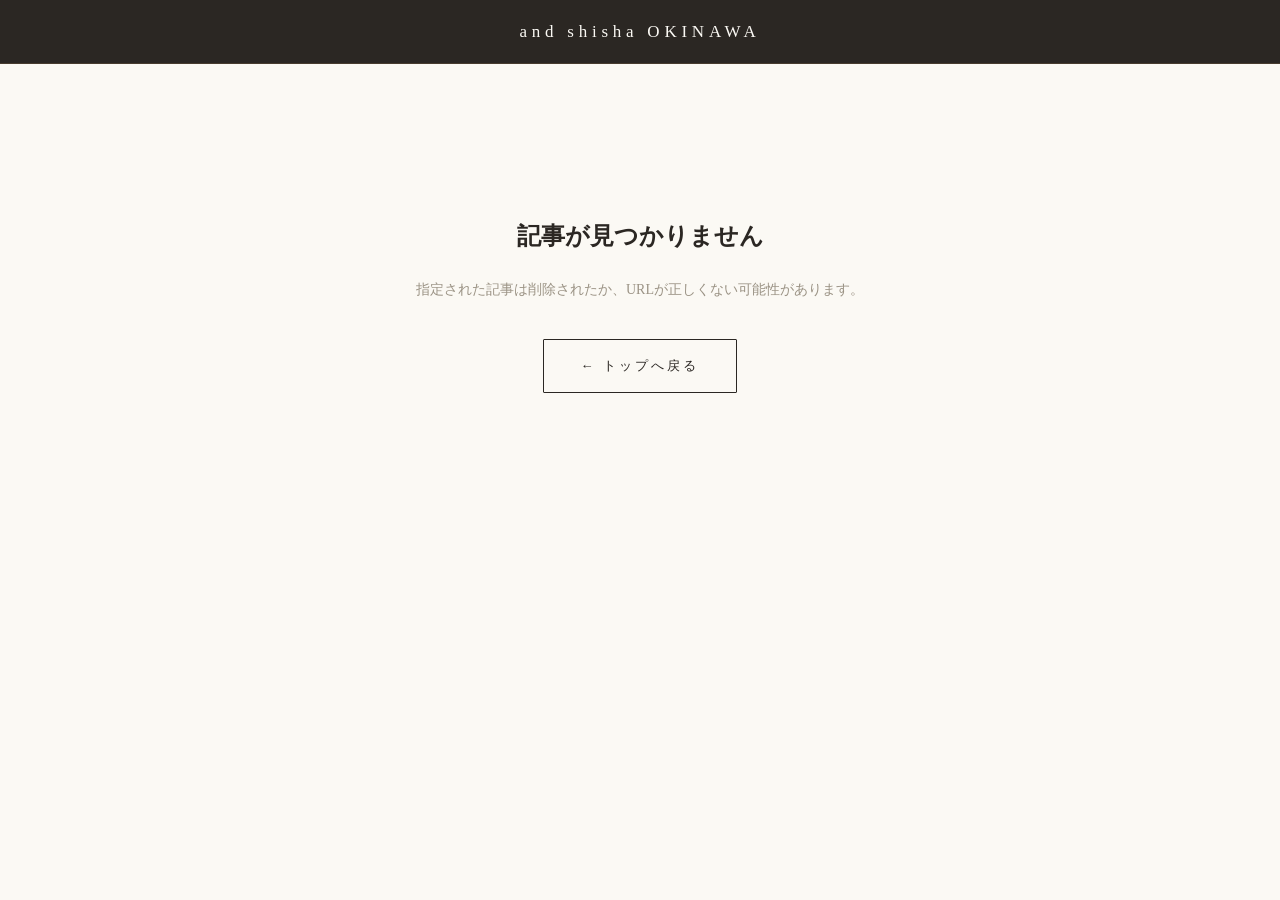
<file: blog/index.html>
<!DOCTYPE html>
<html lang="ja">
<head>
<meta charset="UTF-8">
<meta name="viewport" content="width=device-width,initial-scale=1,viewport-fit=cover">
<meta name="theme-color" content="#2B2723">
<title>and shisha OKINAWA ブログ</title>
<meta name="description" content="and shisha OKINAWA からのお知らせ・最新情報">
<meta http-equiv="content-language" content="ja">

<meta property="og:type" content="article">
<meta property="og:site_name" content="and shisha OKINAWA">
<meta property="og:locale" content="ja_JP">
<meta property="og:image" content="https://and-shisha-okinawa.search-mania.net/ogp.svg">
<meta name="twitter:card" content="summary_large_image">

<link rel="icon" type="image/svg+xml" href="/favicon.svg">

<style>
*{margin:0;padding:0;box-sizing:border-box}
body{
  background:#FBF9F4;
  color:#2B2723;
  font-family:'Zen Kaku Gothic New','Hiragino Sans',sans-serif;
  line-height:1.85;
  -webkit-font-smoothing:antialiased;
  -moz-osx-font-smoothing:grayscale;
}
header{
  background:#2B2723;
  padding:16px 20px;
  text-align:center;
  border-bottom:1px solid rgba(160,126,85,.25);
  position:sticky;top:0;z-index:10;
}
header a{
  color:#FBF9F4;
  text-decoration:none;
  font-size:17px;
  letter-spacing:.28em;
  font-family:'Cormorant Garamond','Noto Serif JP',serif;
  font-weight:500;
}
.wrap{max-width:720px;margin:60px auto;padding:0 24px 80px}
.loading{text-align:center;padding:120px 0;color:#9B9385;font-size:13px;letter-spacing:.2em}
.loading::after{content:'読 み 込 み 中 …';display:block;animation:fade 1.4s ease-in-out infinite}
@keyframes fade{0%,100%{opacity:.4}50%{opacity:1}}

.card{background:#fff;border-radius:4px;overflow:hidden;box-shadow:0 6px 28px rgba(110,102,90,.1)}
.card img{width:100%;display:block;max-height:480px;object-fit:cover}
.card-body{padding:36px 38px 44px}
.card .date{font-size:11px;color:#9B9385;letter-spacing:.24em;font-family:'Cormorant Garamond','Noto Serif JP',serif;display:block}
.card h1{margin:14px 0 28px;font-size:22px;line-height:1.7;font-weight:600;font-family:'Shippori Mincho','Noto Serif JP',serif;color:#2B2723;letter-spacing:.04em}
.card .text{font-size:15px;line-height:2.05;white-space:pre-wrap;color:#6E665A;word-break:break-word}

.back-wrap{margin-top:52px;text-align:center}
.back-btn{display:inline-block;padding:14px 36px;border:1.5px solid #2B2723;color:#2B2723;text-decoration:none;border-radius:1px;font-size:13px;letter-spacing:.24em;font-family:'Shippori Mincho','Noto Serif JP',serif;transition:all .35s ease}
.back-btn:hover{background:#2B2723;color:#FBF9F4}

.not-found{text-align:center;padding:90px 24px;font-family:'Shippori Mincho','Noto Serif JP',serif}
.not-found h1{font-size:24px;margin-bottom:18px;color:#2B2723}
.not-found p{font-size:14px;color:#9B9385;margin-bottom:36px;line-height:1.9}

.produced-by{text-align:center;margin-top:64px;font-size:10px;letter-spacing:.28em;color:rgba(43,39,35,.4);text-transform:uppercase;font-family:'Cormorant Garamond','Noto Serif JP',serif}
.produced-by a{color:rgba(43,39,35,.6);text-decoration:none;transition:color .3s ease}
.produced-by a:hover{color:#A07E55}

@media (max-width:600px){
  .wrap{margin:30px auto;padding:0 16px 60px}
  .card-body{padding:26px 22px 32px}
  .card h1{font-size:19px;margin:12px 0 22px}
  .card .text{font-size:14.5px;line-height:1.95}
  header a{font-size:14px;letter-spacing:.22em}
  .back-btn{padding:13px 28px;font-size:12px}
}
</style>
</head>
<body>

<header><a href="https://and-shisha-okinawa.search-mania.net/">and shisha OKINAWA</a></header>

<div class="wrap" id="root">
  <div class="loading"></div>
</div>

<script>
const GAS_URL    = 'https://script.google.com/macros/s/AKfycbx7JVoVDRnsKPztSsSTnlbIasHlcuzYmIzpmarVzYP5mO_b09wwp5MzW2jeQEE5zMzHiQ/exec';
const SITE_URL   = 'https://and-shisha-okinawa.search-mania.net';
const STORE_NAME = 'and shisha OKINAWA';

function esc(s) {
  return String(s || '')
    .replace(/&/g, '&amp;').replace(/</g, '&lt;')
    .replace(/>/g, '&gt;').replace(/"/g, '&quot;');
}
function fmtDate(s) {
  if (!s) return '';
  const m = String(s).match(/^(\d{4})-(\d{2})-(\d{2})/);
  return m ? m[1] + '.' + m[2] + '.' + m[3] : String(s);
}
function driveImg(url) {
  if (!url) return '';
  const s = String(url).trim();
  const m1 = s.match(/\/d\/([a-zA-Z0-9_-]+)/);
  if (m1) return 'https://drive.google.com/thumbnail?id=' + m1[1] + '&sz=w1200';
  const m2 = s.match(/lh3\.googleusercontent\.com\/d\/([a-zA-Z0-9_-]+)/);
  if (m2) return 'https://lh3.googleusercontent.com/d/' + m2[1] + '=w1200';
  if (s.indexOf('drive.google.com/thumbnail') !== -1) {
    return s.replace(/([?&]sz=)[^&]*/, '$1w1200');
  }
  return s;
}
function getSlug() {
  const params = new URLSearchParams(location.search);
  if (params.get('post')) return params.get('post');
  const m = location.pathname.match(/\/blog\/([^\/]+)\/?$/);
  return m ? m[1] : '';
}
function getN() {
  const params = new URLSearchParams(location.search);
  const n = params.get('n');
  return (n !== null && n !== '') ? parseInt(n, 10) : -1;
}
function findBySlug(items, slug, n) {
  if (!Array.isArray(items)) return null;
  if (n >= 0 && n < items.length && items[n]) return items[n];
  if (!slug) return null;
  return items.find(function(b) {
    if (!b) return false;
    if (b.url && (
      b.url.indexOf('/blog/' + slug + '/') !== -1 ||
      b.url.indexOf('/blog/' + slug) !== -1
    )) return true;
    if (b.date) {
      var d = String(b.date).replace(/[\/\.]/g, '-').replace(/[^0-9-]/g, '');
      if (d === slug) return true;
    }
    return false;
  }) || null;
}
function updateMeta(title, desc, imgUrl) {
  document.title = title + ' | ' + STORE_NAME;
  const m1 = document.querySelector('meta[name="description"]');
  if (m1) m1.setAttribute('content', desc);
  function upsertMeta(attrName, attrValue, contentValue) {
    let el = document.querySelector('meta[' + attrName + '="' + attrValue + '"]');
    if (!el) { el = document.createElement('meta'); el.setAttribute(attrName, attrValue); document.head.appendChild(el); }
    el.setAttribute('content', contentValue);
  }
  upsertMeta('property', 'og:title', title);
  upsertMeta('property', 'og:description', desc);
  upsertMeta('property', 'og:url', SITE_URL + location.pathname + location.search);
  upsertMeta('name', 'twitter:title', title);
  upsertMeta('name', 'twitter:description', desc);
  if (imgUrl) { upsertMeta('property', 'og:image', imgUrl); upsertMeta('name', 'twitter:image', imgUrl); }
  let canonical = document.querySelector('link[rel="canonical"]');
  if (!canonical) { canonical = document.createElement('link'); canonical.setAttribute('rel', 'canonical'); document.head.appendChild(canonical); }
  canonical.setAttribute('href', SITE_URL + location.pathname + location.search);
}
function render(item) {
  const root = document.getElementById('root');
  if (!item) {
    root.innerHTML =
      '<div class="not-found">' +
        '<h1>記事が見つかりません</h1>' +
        '<p>指定された記事は削除されたか、URLが正しくない可能性があります。</p>' +
        '<a class="back-btn" href="' + esc(SITE_URL) + '/">← トップへ戻る</a>' +
      '</div>';
    document.title = '記事が見つかりません | ' + STORE_NAME;
    return;
  }
  const imgUrl = driveImg(item.image);
  let title = (item.title || '').trim();
  if (!title && item.body) title = String(item.body).split(/[。\n]/)[0].trim();
  if (!title && item.date) title = fmtDate(item.date) + ' の投稿';
  const desc = (item.body || title).slice(0, 120);
  updateMeta(title, desc, imgUrl);
  (function() {
    var existing = document.getElementById('blog-jsonld');
    if (existing) existing.remove();
    var sd = document.createElement('script');
    sd.id = 'blog-jsonld';
    sd.type = 'application/ld+json';
    sd.textContent = JSON.stringify({
      '@context': 'https://schema.org', '@type': 'BlogPosting',
      'headline': title, 'description': desc, 'datePublished': item.date || '',
      'image': imgUrl || '', 'url': SITE_URL + location.pathname + location.search,
      'publisher': { '@type': 'Organization', 'name': STORE_NAME, 'url': SITE_URL }
    });
    document.head.appendChild(sd);
  })();
  root.innerHTML =
    '<article class="card">' +
      (imgUrl ? '<img src="' + esc(imgUrl) + '" alt="' + esc(title) + '" loading="eager">' : '') +
      '<div class="card-body">' +
        (item.date ? '<span class="date">' + esc(fmtDate(item.date)) + '</span>' : '') +
        '<h1>' + esc(title) + '</h1>' +
        '<p class="text">' + esc(item.body || '') + '</p>' +
      '</div>' +
    '</article>' +
    '<div class="back-wrap"><a class="back-btn" href="' + esc(SITE_URL) + '/">← トップへ戻る</a></div>' +
    '<div class="produced-by">Produced by <a href="https://search-mania.net/" target="_blank" rel="noopener noreferrer">SearchMania Inc.</a></div>';
}
(function init() {
  const slug = getSlug();
  const n    = getN();
  if (!slug && n < 0) { render(null); return; }
  fetch(GAS_URL + (GAS_URL.indexOf('?') >= 0 ? '&' : '?') + 'blog_all=1')
    .then(function(r) { return r.json(); })
    .then(function(data) { render(findBySlug(data && data.blog, slug, n)); })
    .catch(function(err) {
      console.warn('CMS fetch error:', err);
      fetch(GAS_URL)
        .then(function(r) { return r.json(); })
        .then(function(data) { render(findBySlug(data && data.blog, slug, n)); })
        .catch(function() { render(null); });
    });
})();
</script>
</body>
</html>
</file>
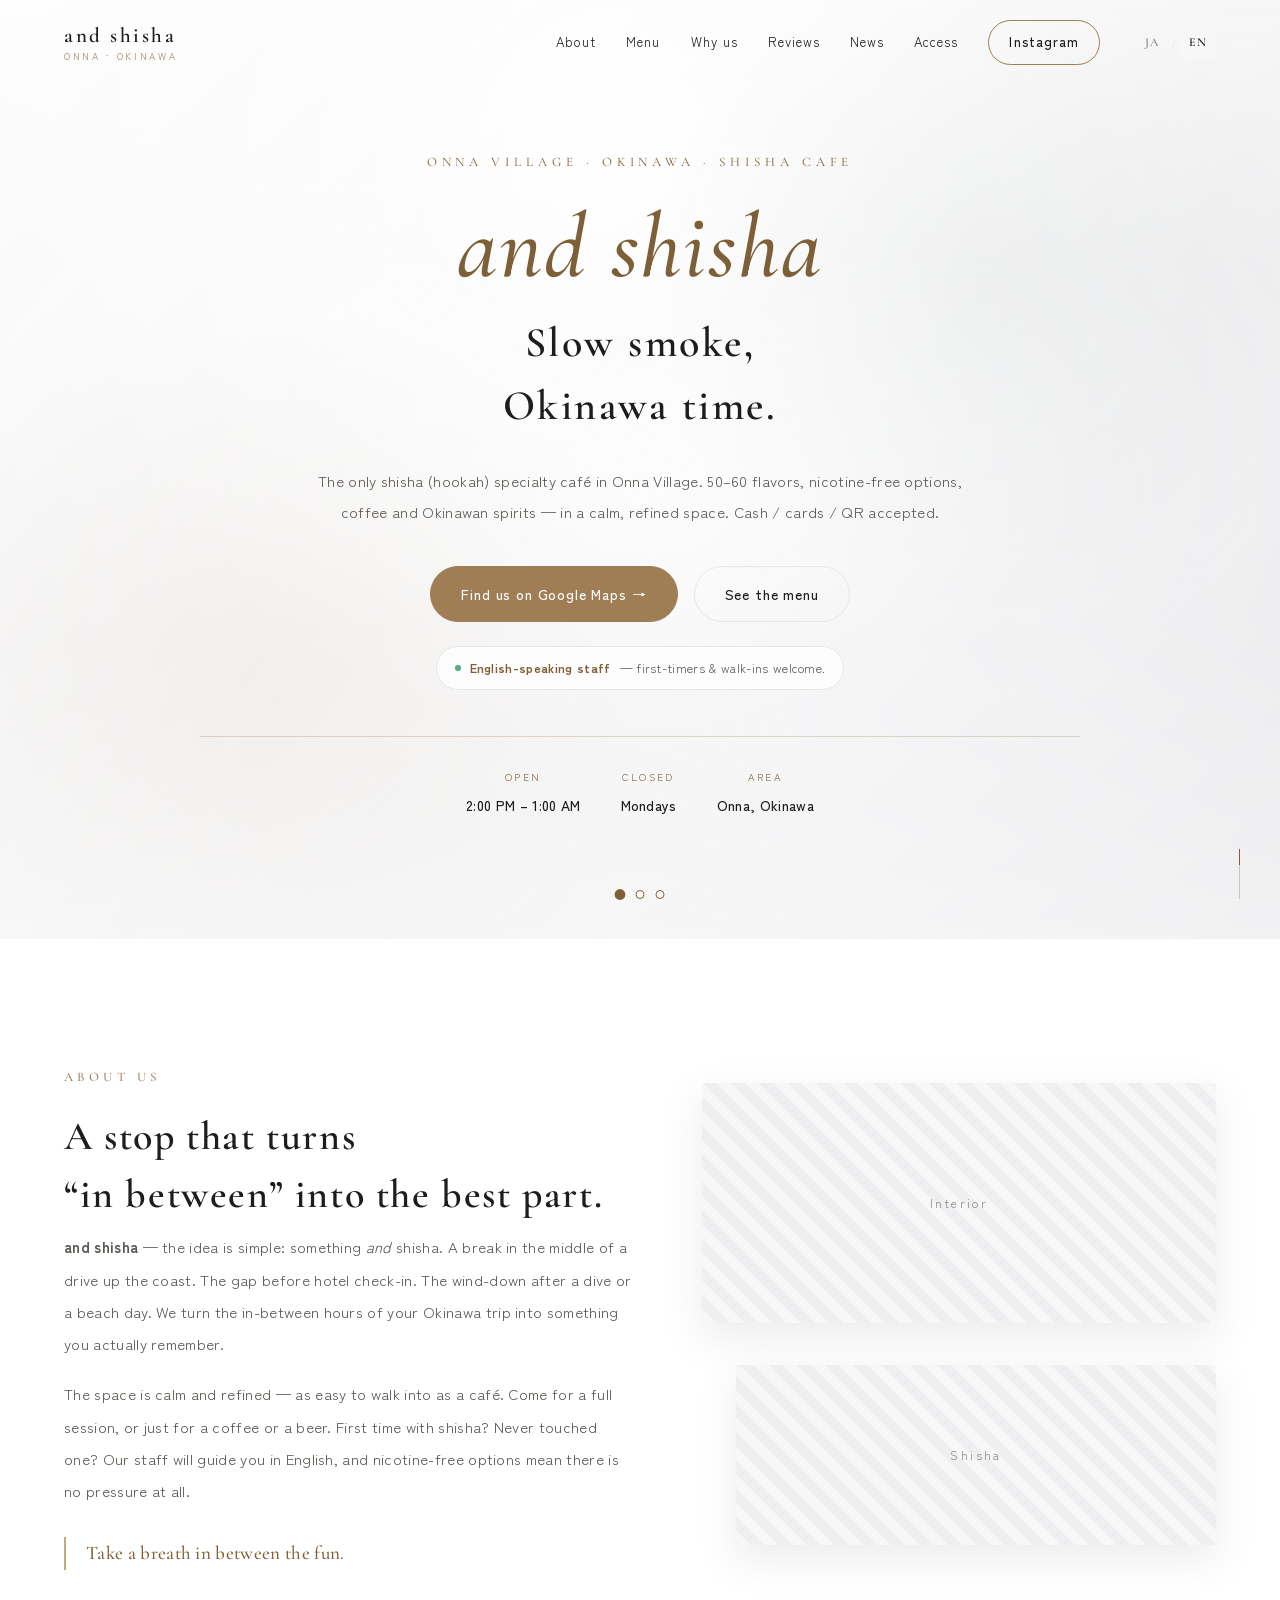
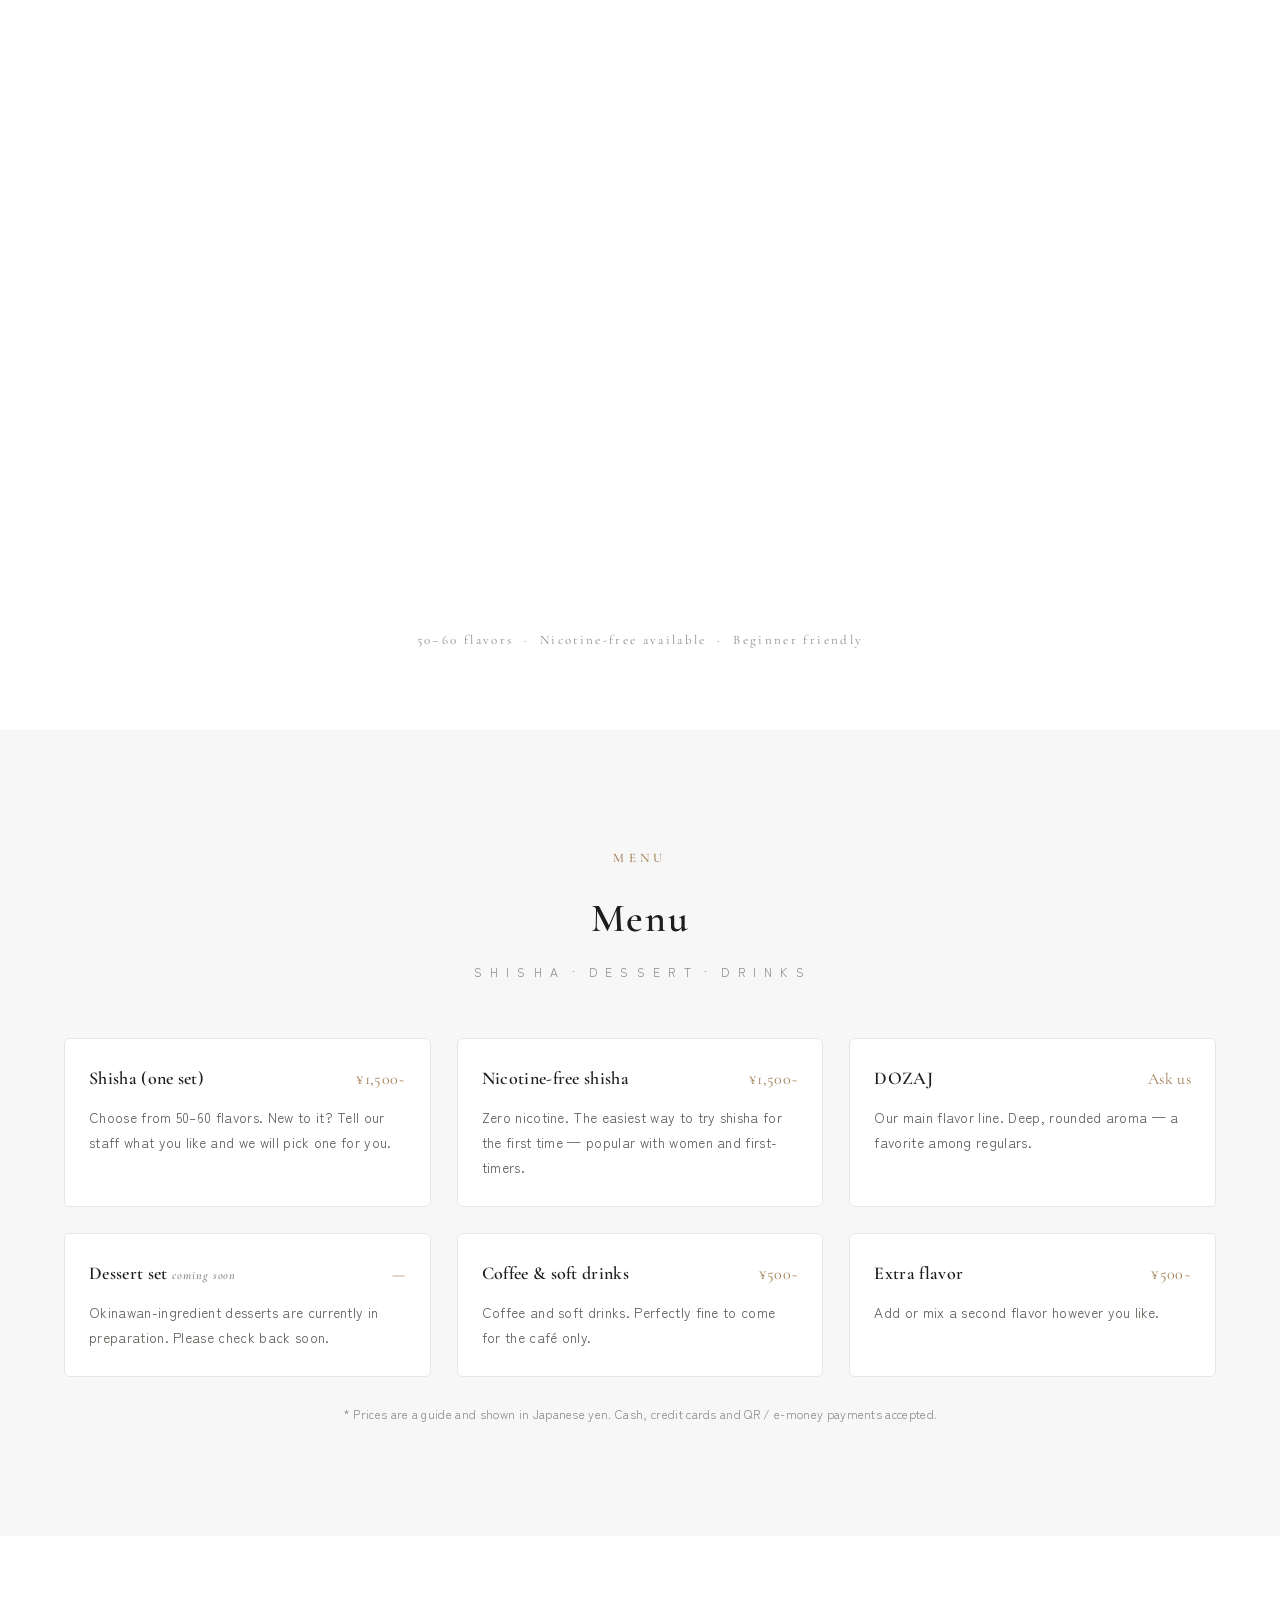
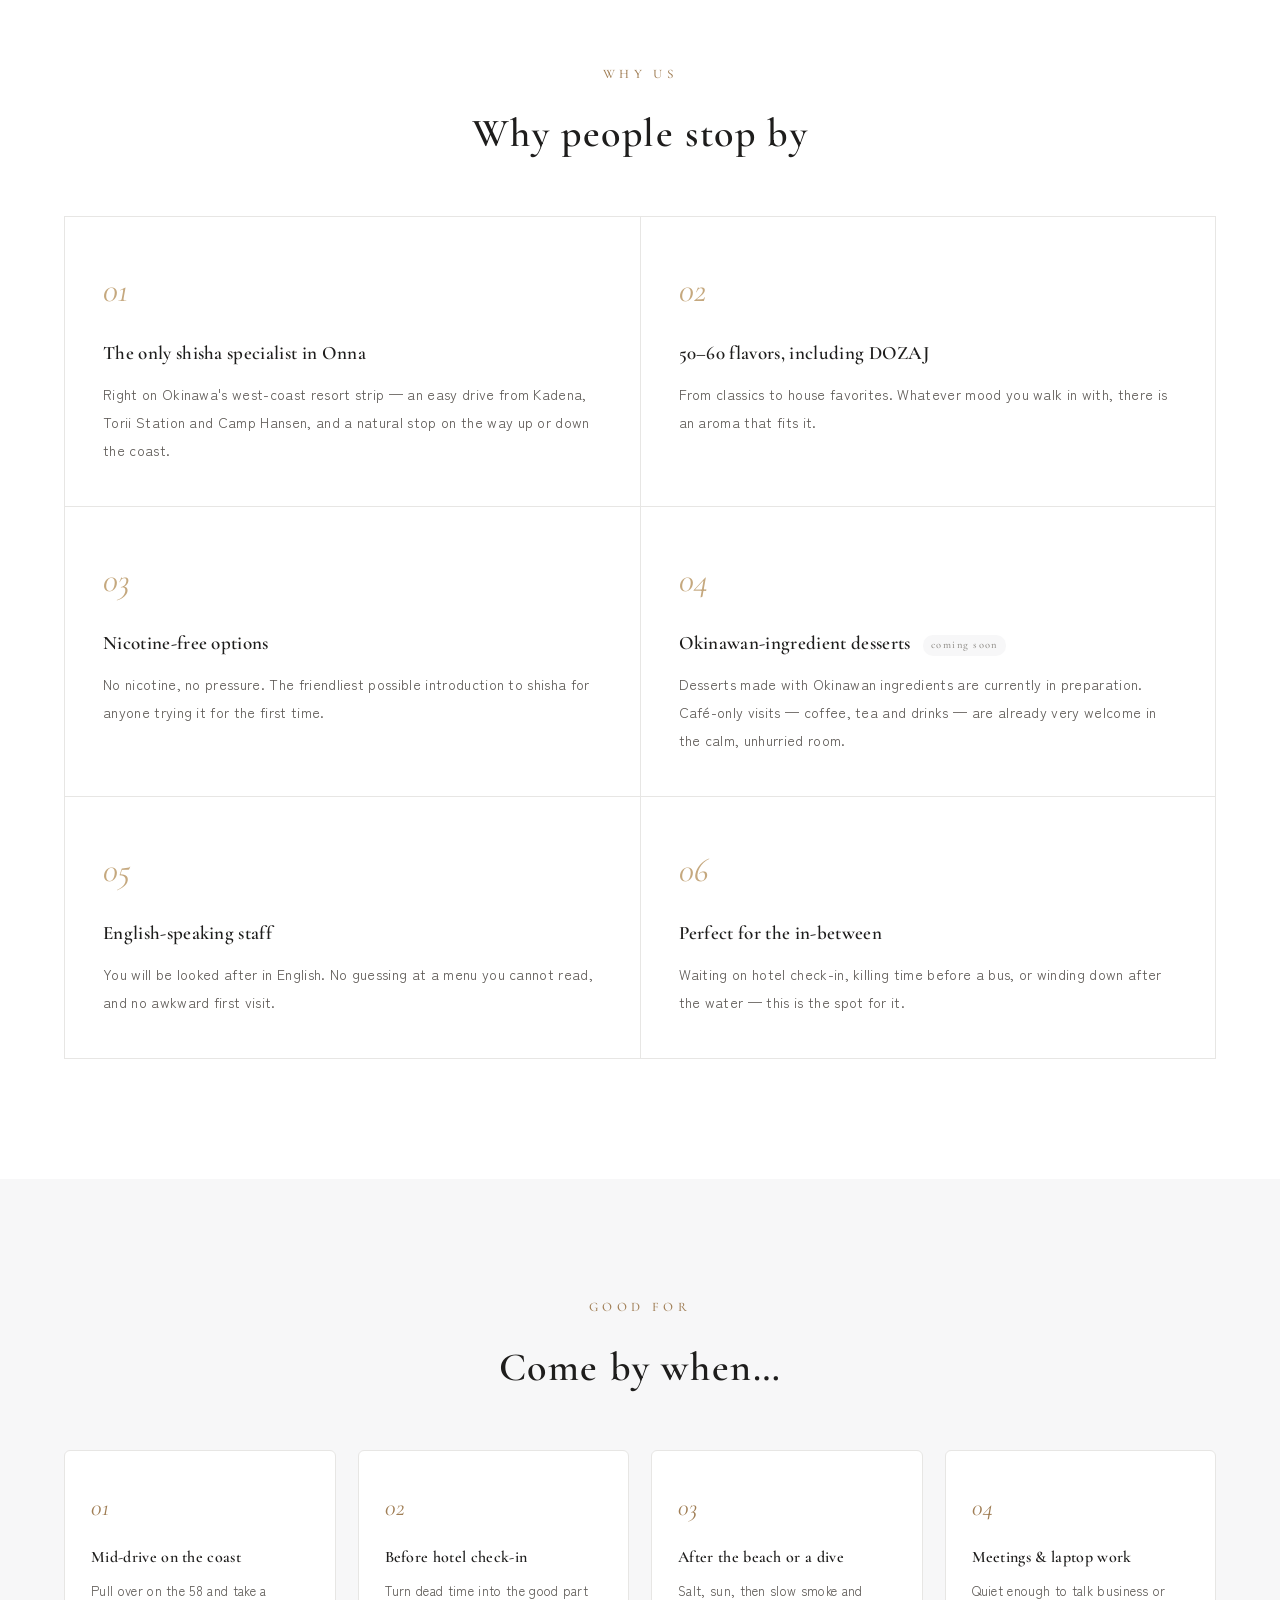
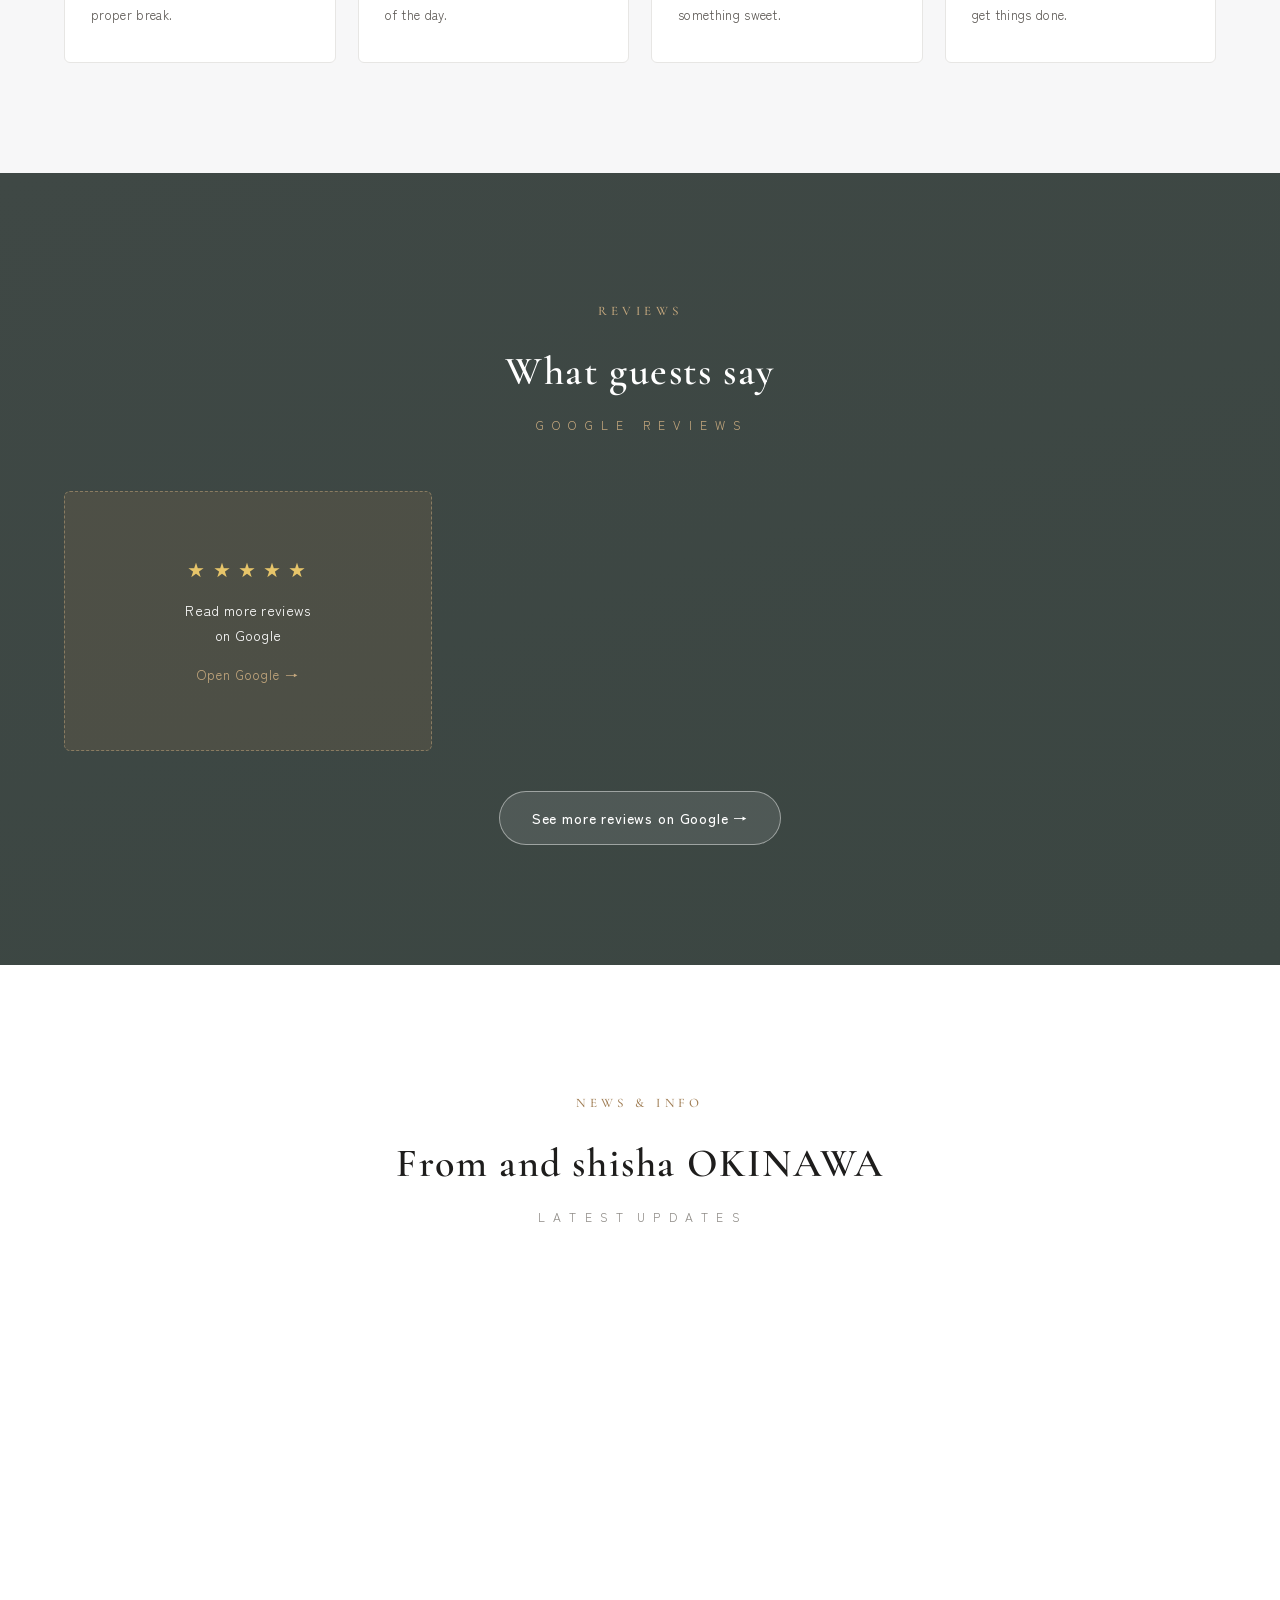
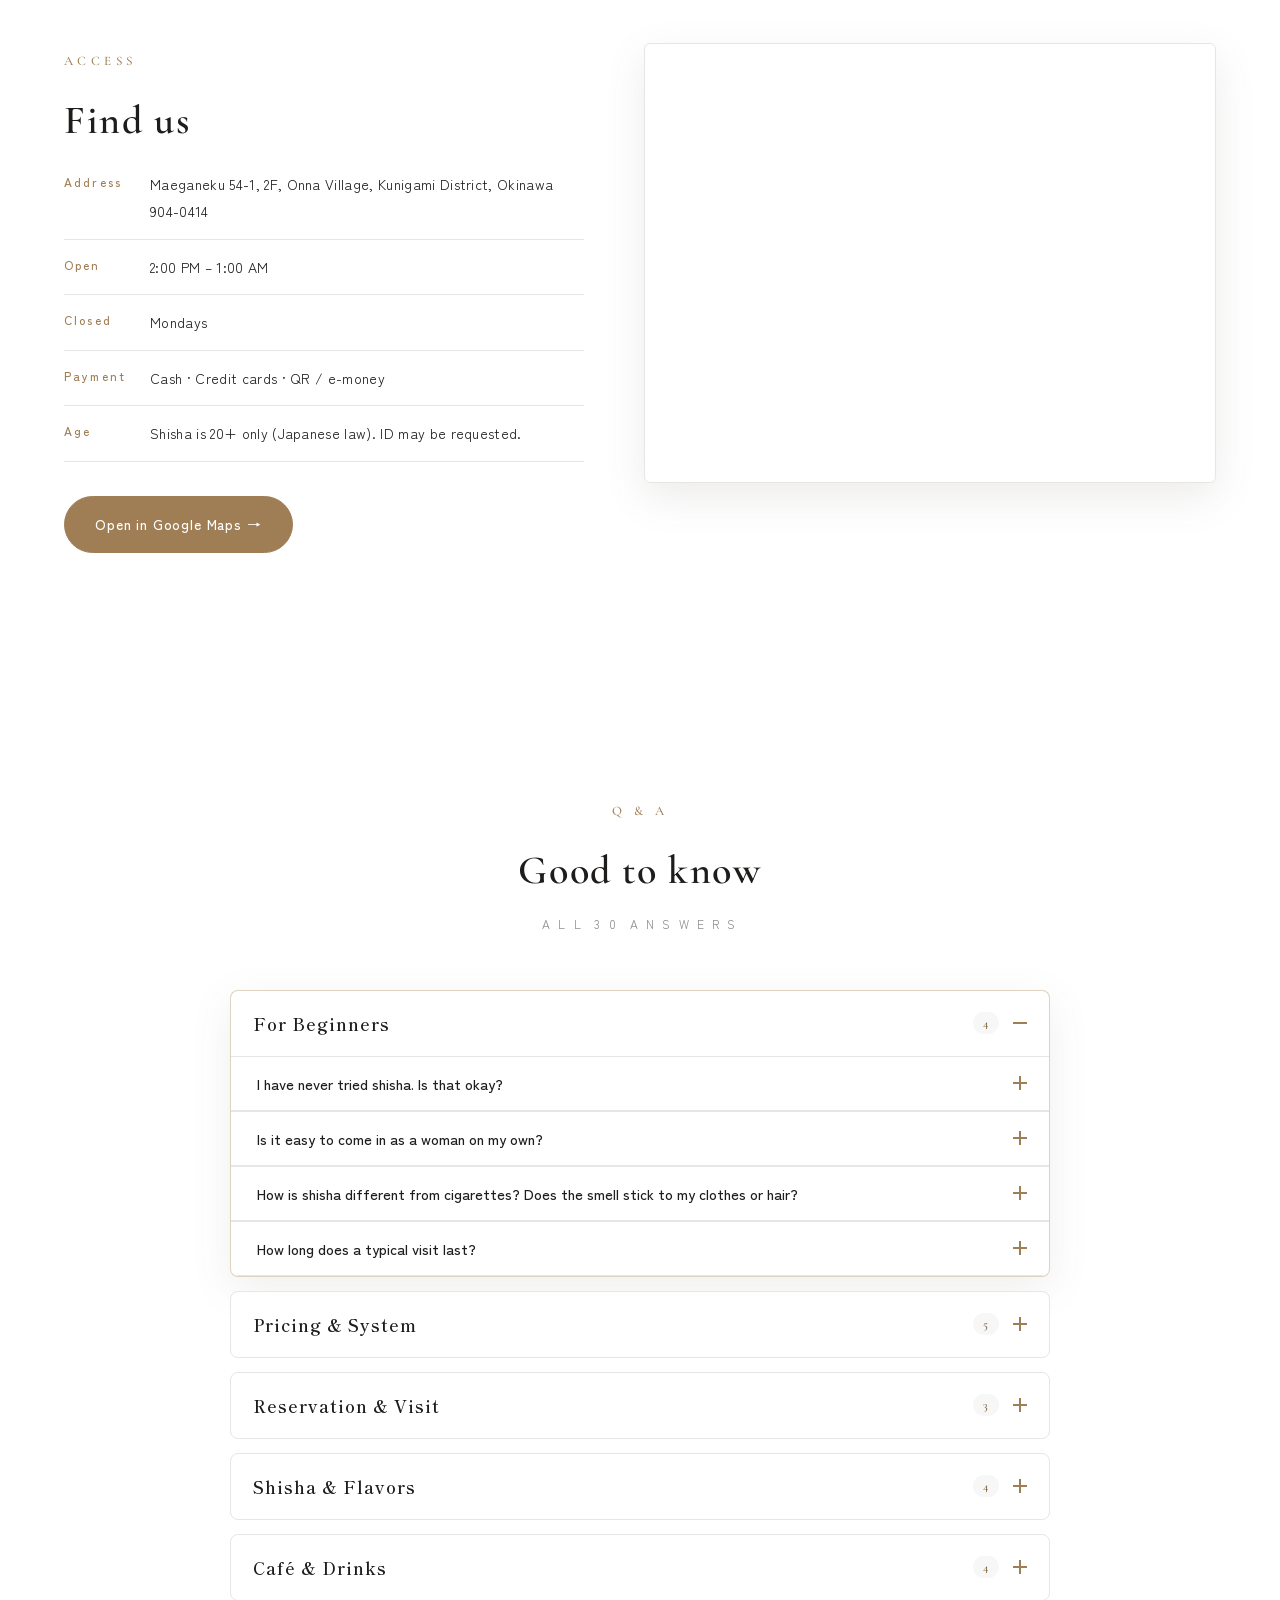
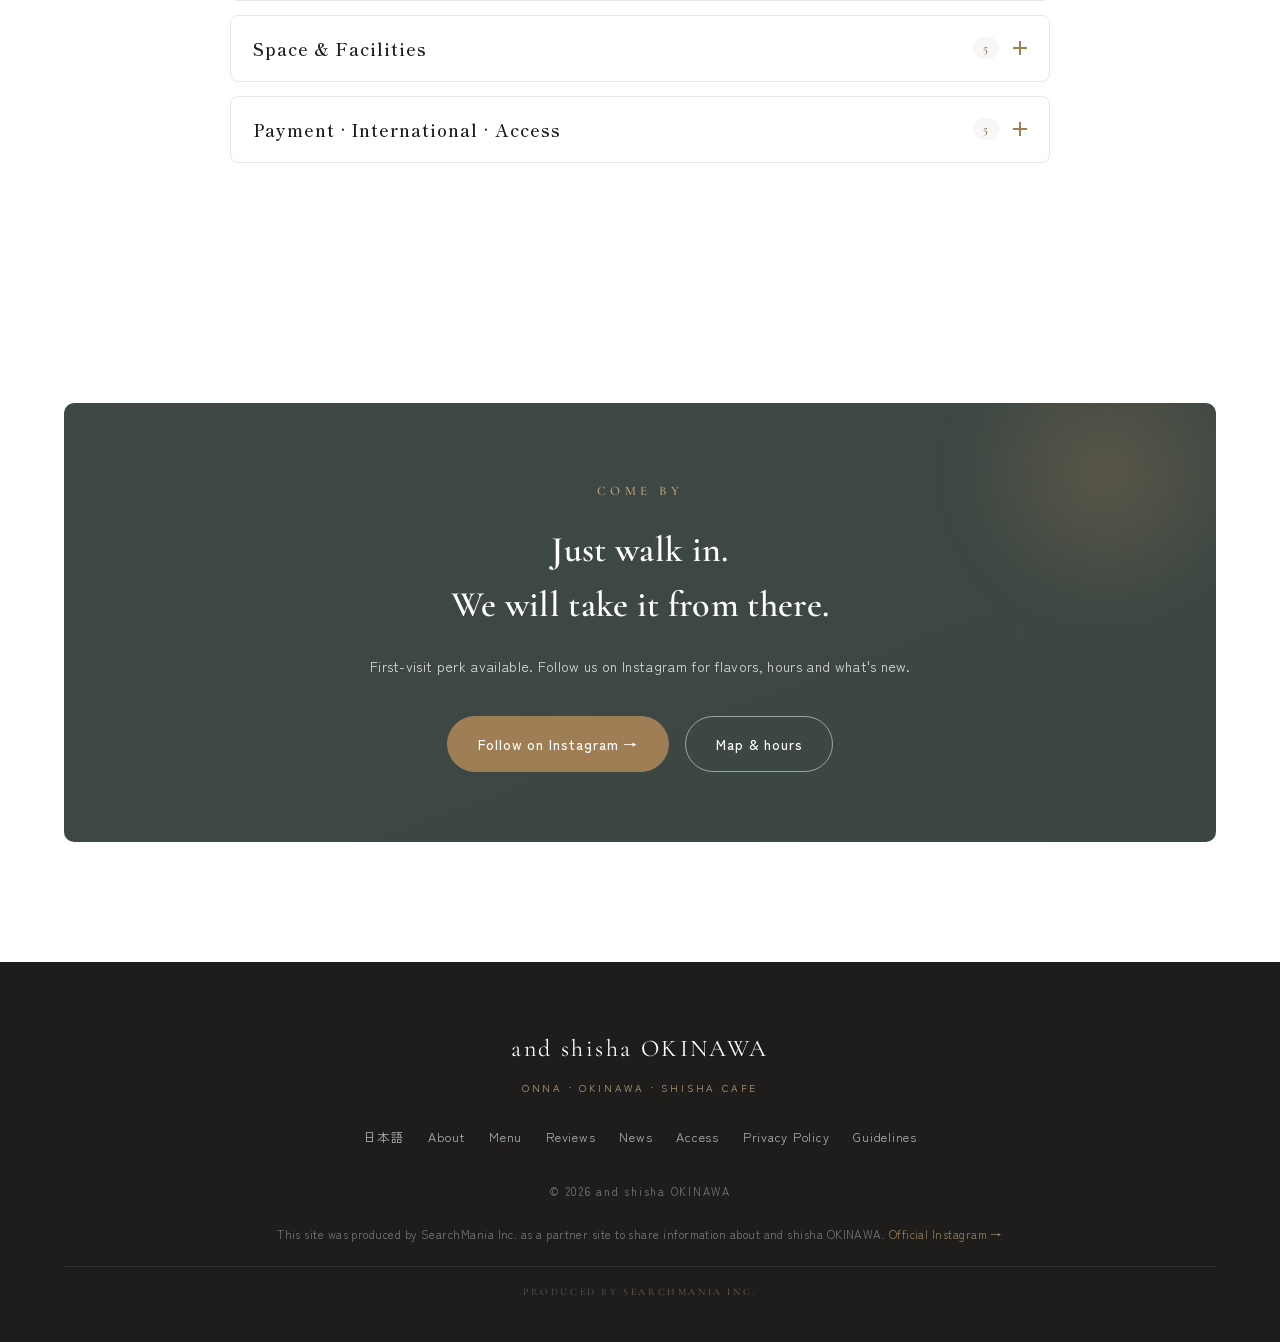
<file: en/index.html>
<!DOCTYPE html>
<html lang="en" class="is-loading">
<head>
<meta charset="UTF-8">
<meta name="viewport" content="width=device-width,initial-scale=1,viewport-fit=cover">
<title>Modern &amp; Casual Shisha (Hookah) Lounge in Onna, Okinawa | and shisha OKINAWA</title>
<meta name="description" content="Modern &amp; casual hookah (shisha) lounge in Onna Village, Okinawa. 50–60 shisha flavors including DOZAJ, nicotine-free options, coffee and Okinawan spirits. English-speaking staff, walk-ins welcome. Open 2 PM–1 AM (closed Mondays). Cash, credit cards and QR/e-money accepted.">
<meta name="keywords" content="shisha Okinawa,hookah Okinawa,hookah lounge Onna,shisha cafe Okinawa,nicotine free hookah,Okinawa things to do,hookah near Kadena,Okinawa nightlife">

<link rel="canonical" href="https://and-shisha-okinawa.search-mania.net/en/">
<link rel="alternate" hreflang="ja" href="https://and-shisha-okinawa.search-mania.net/">
<link rel="alternate" hreflang="en" href="https://and-shisha-okinawa.search-mania.net/en/">
<link rel="alternate" hreflang="x-default" href="https://and-shisha-okinawa.search-mania.net/">
<meta name="theme-color" content="#FFFFFF">

<meta property="og:type" content="website">
<meta property="og:title" content="and shisha OKINAWA — Modern &amp; Casual Hookah Lounge in Onna, Okinawa">
<meta property="og:description" content="Modern &amp; casual hookah (shisha) lounge in Onna Village. 50–60 flavors, nicotine-free options, English-speaking staff. Cash / cards / QR accepted.">
<meta property="og:image" content="https://and-shisha-okinawa.search-mania.net/ogp.svg">
<meta property="og:url" content="https://and-shisha-okinawa.search-mania.net/en/">
<meta property="og:site_name" content="and shisha OKINAWA">
<meta property="og:locale" content="en_US">
<meta property="og:locale:alternate" content="ja_JP">
<meta name="twitter:card" content="summary_large_image">
<meta name="twitter:title" content="and shisha OKINAWA — Modern &amp; Casual Hookah Lounge in Onna, Okinawa">
<meta name="twitter:description" content="Modern &amp; casual hookah lounge in Onna Village. 50–60 flavors, nicotine-free, English-speaking staff.">
<meta name="twitter:image" content="https://and-shisha-okinawa.search-mania.net/ogp.svg">

<link rel="icon" type="image/svg+xml" href="/favicon.svg">
<link rel="stylesheet" href="/shared.css?v=6">
<link rel="stylesheet" href="/faq.css?v=1">

<link rel="preconnect" href="https://fonts.googleapis.com">
<link rel="preconnect" href="https://fonts.gstatic.com" crossorigin>
<link href="https://fonts.googleapis.com/css2?family=Cormorant+Garamond:ital,wght@0,400;0,500;0,600;1,400&family=Shippori+Mincho:wght@400;500;600;700&family=Zen+Kaku+Gothic+New:wght@300;400;500;700&display=swap" rel="stylesheet">

<script type="application/ld+json">
{
  "@context": "https://schema.org",
  "@graph": [
    {
      "@type": ["CafeOrCoffeeShop", "BarOrPub"],
      "@id": "https://and-shisha-okinawa.search-mania.net/#business",
      "name": "and shisha OKINAWA",
      "alternateName": "and shisha Okinawa Hookah Lounge",
      "inLanguage": "en",
      "description": "Modern & casual hookah (shisha) lounge and café in Onna Village on Okinawa's west coast. 50–60 flavors including DOZAJ, nicotine-free options, coffee, Okinawan spirits (Awamori, Habu Sake) and cocktails. English-speaking staff, beginner friendly, café-only visits welcome. Cash, credit cards and QR/e-money accepted.",
      "url": "https://and-shisha-okinawa.search-mania.net/en/",
      "image": "https://and-shisha-okinawa.search-mania.net/ogp.svg",
      "servesCuisine": ["Hookah", "Shisha", "Cafe", "Coffee", "Beer", "Cocktails"],
      "address": {"@type": "PostalAddress", "streetAddress": "Maeganeku 54-1, 2F", "addressLocality": "Onna Village, Kunigami District", "addressRegion": "Okinawa", "postalCode": "904-0414", "addressCountry": "JP"},
      "areaServed": [
        { "@type": "Place", "name": "Onna Village" },
        { "@type": "Place", "name": "Central Okinawa" }
      ],
      "openingHoursSpecification": [{
        "@type": "OpeningHoursSpecification",
        "dayOfWeek": ["Tuesday", "Wednesday", "Thursday", "Friday", "Saturday", "Sunday"],
        "opens": "14:00",
        "closes": "01:00"
      }],
      "knowsLanguage": [
        { "@type": "Language", "name": "English", "alternateName": "en" },
        { "@type": "Language", "name": "Japanese", "alternateName": "ja" }
      ],
      "paymentAccepted": "Cash, Credit Card, QR Code Payment, Electronic Money",
      "currenciesAccepted": "JPY",
      "priceRange": "¥¥",
      "smokingAllowed": true,
      "publicAccess": true,
      "audience": {
        "@type": "Audience",
        "audienceType": ["Tourists", "English-speaking visitors", "US military personnel in Okinawa", "Adults 20+"]
      },
      "amenityFeature": [
        { "@type": "LocationFeatureSpecification", "name": "English-speaking staff", "value": true },
        { "@type": "LocationFeatureSpecification", "name": "Nicotine-free shisha available", "value": true },
        { "@type": "LocationFeatureSpecification", "name": "Cafe-only visits welcome", "value": true },
        { "@type": "LocationFeatureSpecification", "name": "Beginner friendly", "value": true },
        { "@type": "LocationFeatureSpecification", "name": "Walk-ins welcome", "value": true }
      ],
      "sameAs": ["https://www.instagram.com/and_shisha.okinawa/", "https://share.google/xsVwFo1VuDAixcIuX"]
    },
    {
      "@type": "WebPage",
      "@id": "https://and-shisha-okinawa.search-mania.net/en/#webpage",
      "url": "https://and-shisha-okinawa.search-mania.net/en/",
      "name": "Shisha & Hookah Lounge in Onna, Okinawa | and shisha OKINAWA",
      "inLanguage": "en",
      "about": { "@id": "https://and-shisha-okinawa.search-mania.net/#business" }
    }
  ]
}
</script>
</head>
<body>

<div id="page-loader" aria-hidden="true">
  <svg class="loader-stamp" viewBox="0 0 88 88" xmlns="http://www.w3.org/2000/svg">
    <rect width="88" height="88" rx="14" fill="#FFFFFF"/>
    <rect x="6" y="6" width="76" height="76" rx="10" fill="none" stroke="#A07E55" stroke-width="0.9" opacity="0.5"/>
    <text x="44" y="58" text-anchor="middle" font-family="'Cormorant Garamond', serif" font-size="46" font-weight="600" fill="#A07E55">a</text>
  </svg>
  <p class="loader-name">and shisha OKINAWA</p>
  <div class="loader-dots" aria-label="Loading"><span></span><span></span><span></span></div>
</div>

<nav class="nav" id="nav">
  <div class="container nav-inner">
    <a href="#hero" class="brand">
      <span class="jp">and shisha</span>
      <span class="en">ONNA · OKINAWA</span>
    </a>
    <button class="nav-toggle" id="navToggle" aria-label="Menu" aria-expanded="false">
      <span></span><span></span><span></span>
    </button>
    <div class="nav-links" id="navLinks">
      <a href="#about">About</a>
      <a href="#menu">Menu</a>
      <a href="#features">Why us</a>
      <a href="#reviews">Reviews</a>
      <a href="#blog">News</a>
      <a href="#access">Access</a>
      <a href="https://www.instagram.com/and_shisha.okinawa/" class="nav-cta" target="_blank" rel="noopener">Instagram</a>
      <span class="lang-switch">
        <a href="/" hreflang="ja">JA</a>
        <span class="sep">/</span>
        <a href="/en/" class="is-active" hreflang="en" aria-current="page">EN</a>
      </span>
    </div>
  </div>
</nav>

<header class="hero" id="hero">
  <div class="hero-stage" id="heroStage" aria-hidden="true">
    <div class="hero-slide is-active" data-ph="1"></div>
    <div class="hero-slide" data-ph="2"></div>
    <div class="hero-slide" data-ph="3"></div>
  </div>
  <div class="smoke-field" aria-hidden="true">
    <span class="wisp"></span><span class="wisp"></span><span class="wisp"></span><span class="wisp"></span><span class="wisp"></span>
  </div>
  <div class="hero-scrim" aria-hidden="true"></div>
  <div class="hero-inner container">
    <p class="h-eyebrow">ONNA VILLAGE · OKINAWA · SHISHA CAFE</p>
    <h1 class="hero-title">
      <span class="en">and shisha</span>
      <span class="jp" style="font-family:var(--serif-en);font-style:normal;">Slow smoke,<br>Okinawa time.</span>
    </h1>
    <p class="h-sub">The only shisha (hookah) specialty café in Onna Village. 50–60 flavors, nicotine-free options,<br class="pc-br">coffee and Okinawan spirits — in a calm, refined space. Cash / cards / QR accepted.</p>
    <div class="h-actions">
      <a href="https://share.google/xsVwFo1VuDAixcIuX" class="btn btn-primary" target="_blank" rel="noopener">Find us on Google Maps →</a>
      <a href="#menu" class="btn btn-ghost">See the menu</a>
    </div>
    <p class="en-badge">
      <span class="dot"></span>
      <b>English-speaking staff</b> — first-timers &amp; walk-ins welcome.
    </p>
    <div class="h-meta">
      <span><i>Open</i><b>2:00 PM – 1:00 AM</b></span>
      <span><i>Closed</i><b>Mondays</b></span>
      <span><i>Area</i><b>Onna, Okinawa</b></span>
    </div>
  </div>
  <div class="hero-dots" id="heroDots" role="tablist" aria-label="Main visual"></div>
  <a href="#about" class="hero-scroll" aria-label="Scroll down"><span></span></a>
</header>

<section class="about" id="about">
  <div class="container about-grid">
    <div class="about-copy reveal">
      <span class="eyebrow">About Us</span>
      <h2 class="section-title" style="font-family:var(--serif-en);font-weight:600;">A stop that turns<br>“in between” into the best part.</h2>
      <div class="about-body">
        <p><strong>and shisha</strong> — the idea is simple: something <em>and</em> shisha. A break in the middle of a drive up the coast. The gap before hotel check-in. The wind-down after a dive or a beach day. We turn the in-between hours of your Okinawa trip into something you actually remember.</p>
        <p>The space is calm and refined — as easy to walk into as a café. Come for a full session, or just for a coffee or a beer. First time with shisha? Never touched one? Our staff will guide you in English, and nicotine-free options mean there is no pressure at all.</p>
      </div>
      <blockquote class="about-quote" style="font-family:var(--serif-en);">Take a breath in between the fun.</blockquote>
    </div>
    <div class="about-photos reveal" id="aboutPhotos">
      <div class="ap ap-1"><span class="ph-note">Interior</span></div>
      <div class="ap ap-2"><span class="ph-note">Shisha</span></div>
    </div>
  </div>
</section>

<div class="shisha-band">
  <div class="shisha-illu" id="shishaIllu" role="img" aria-label="Illustration of a shisha (hookah)">
    <canvas id="shishaCanvas" class="shisha-canvas" aria-hidden="true"></canvas>
    <svg class="shisha-fallback" viewBox="0 0 200 280" xmlns="http://www.w3.org/2000/svg">
      <path class="curl"    d="M100 44 C 91 30, 111 23, 101 6"/>
      <path class="curl c2" d="M113 42 C 124 27, 107 19, 119 2"/>
      <path class="curl c3" d="M87 42  C 76 28, 93 20, 81 4"/>
      <circle class="sh-coal" cx="93"  cy="52" r="4"/>
      <circle class="sh-coal" cx="106" cy="51" r="4"/>
      <circle class="sh-coal" cx="100" cy="59" r="3.4"/>
      <path class="sh-line" d="M82 64 L118 64 L111 86 L89 86 Z"/>
      <line class="sh-line" x1="78" y1="64" x2="122" y2="64"/>
      <line class="sh-line" x1="100" y1="86" x2="100" y2="178"/>
      <path class="sh-line" d="M70 106 q30 13 60 0"/>
      <line class="sh-line" x1="70" y1="106" x2="130" y2="106"/>
      <path class="sh-line" d="M100 122 C 142 120, 170 142, 163 174 C 159 197, 177 205, 188 196"/>
      <path class="sh-line" d="M188 196 l 9 -7"/>
      <path class="sh-glass" d="M100 178 c -27 0 -35 21 -35 43 c 0 25 16 41 35 41 c 19 0 35 -16 35 -41 c 0 -22 -8 -43 -35 -43 z"/>
      <path class="sh-line"  d="M100 178 c -27 0 -35 21 -35 43 c 0 25 16 41 35 41 c 19 0 35 -16 35 -41 c 0 -22 -8 -43 -35 -43 z"/>
      <path class="sh-fill" d="M66 228 c 11 6 57 6 68 0 c 2 21 -15 34 -34 34 c -19 0 -36 -13 -34 -34 z"/>
    </svg>
  </div>
  <p class="shisha-band-cap">50–60 flavors &nbsp;·&nbsp; Nicotine-free available &nbsp;·&nbsp; Beginner friendly</p>
</div>

<section class="menu" id="menu">
  <div class="container">
    <div class="sec-head center">
      <span class="eyebrow">Menu</span>
      <h2 class="section-title" style="font-family:var(--serif-en);font-weight:600;">Menu</h2>
      <p class="section-subtitle">S H I S H A &nbsp;·&nbsp; D E S S E R T &nbsp;·&nbsp; D R I N K S</p>
    </div>
    <div class="menu-grid reveal-stagger">
      <article class="menu-card">
        <div class="mc-body">
          <div class="mc-head"><h3 style="font-family:var(--serif-en);">Shisha (one set)</h3><span class="mc-price">¥1,500~</span></div>
          <p class="mc-desc">Choose from 50–60 flavors. New to it? Tell our staff what you like and we will pick one for you.</p>
        </div>
      </article>
      <article class="menu-card">
        <div class="mc-body">
          <div class="mc-head"><h3 style="font-family:var(--serif-en);">Nicotine-free shisha</h3><span class="mc-price">¥1,500~</span></div>
          <p class="mc-desc">Zero nicotine. The easiest way to try shisha for the first time — popular with women and first-timers.</p>
        </div>
      </article>
      <article class="menu-card">
        <div class="mc-body">
          <div class="mc-head"><h3 style="font-family:var(--serif-en);">DOZAJ</h3><span class="mc-price">Ask us</span></div>
          <p class="mc-desc">Our main flavor line. Deep, rounded aroma — a favorite among regulars.</p>
        </div>
      </article>
      <article class="menu-card">
        <div class="mc-body">
          <div class="mc-head"><h3 style="font-family:var(--serif-en);">Dessert set <em style="font-family:var(--serif-en);font-style:italic;font-size:12px;color:var(--muted);letter-spacing:.08em;">coming soon</em></h3><span class="mc-price">—</span></div>
          <p class="mc-desc">Okinawan-ingredient desserts are currently in preparation. Please check back soon.</p>
        </div>
      </article>
      <article class="menu-card">
        <div class="mc-body">
          <div class="mc-head"><h3 style="font-family:var(--serif-en);">Coffee &amp; soft drinks</h3><span class="mc-price">¥500~</span></div>
          <p class="mc-desc">Coffee and soft drinks. Perfectly fine to come for the café only.</p>
        </div>
      </article>
      <article class="menu-card">
        <div class="mc-body">
          <div class="mc-head"><h3 style="font-family:var(--serif-en);">Extra flavor</h3><span class="mc-price">¥500~</span></div>
          <p class="mc-desc">Add or mix a second flavor however you like.</p>
        </div>
      </article>
    </div>
    <p class="menu-note">* Prices are a guide and shown in Japanese yen. Cash, credit cards and QR / e-money payments accepted.</p>
  </div>
</section>

<section class="features" id="features">
  <div class="container">
    <div class="sec-head center">
      <span class="eyebrow">Why us</span>
      <h2 class="section-title" style="font-family:var(--serif-en);font-weight:600;">Why people stop by</h2>
    </div>
    <div class="features-list">
      <article class="feature">
        <span class="f-num">01</span>
        <h3 style="font-family:var(--serif-en);">The only shisha specialist in Onna</h3>
        <p>Right on Okinawa's west-coast resort strip — an easy drive from Kadena, Torii Station and Camp Hansen, and a natural stop on the way up or down the coast.</p>
      </article>
      <article class="feature">
        <span class="f-num">02</span>
        <h3 style="font-family:var(--serif-en);">50–60 flavors, including DOZAJ</h3>
        <p>From classics to house favorites. Whatever mood you walk in with, there is an aroma that fits it.</p>
      </article>
      <article class="feature">
        <span class="f-num">03</span>
        <h3 style="font-family:var(--serif-en);">Nicotine-free options</h3>
        <p>No nicotine, no pressure. The friendliest possible introduction to shisha for anyone trying it for the first time.</p>
      </article>
      <article class="feature">
        <span class="f-num">04</span>
        <h3 style="font-family:var(--serif-en);">Okinawan-ingredient desserts <em class="f-tag">coming soon</em></h3>
        <p>Desserts made with Okinawan ingredients are currently in preparation. Café-only visits — coffee, tea and drinks — are already very welcome in the calm, unhurried room.</p>
      </article>
      <article class="feature">
        <span class="f-num">05</span>
        <h3 style="font-family:var(--serif-en);">English-speaking staff</h3>
        <p>You will be looked after in English. No guessing at a menu you cannot read, and no awkward first visit.</p>
      </article>
      <article class="feature">
        <span class="f-num">06</span>
        <h3 style="font-family:var(--serif-en);">Perfect for the in-between</h3>
        <p>Waiting on hotel check-in, killing time before a bus, or winding down after the water — this is the spot for it.</p>
      </article>
    </div>
  </div>
</section>

<section class="foryou" id="foryou">
  <div class="container">
    <div class="sec-head center">
      <span class="eyebrow">Good for</span>
      <h2 class="section-title" style="font-family:var(--serif-en);font-weight:600;">Come by when…</h2>
    </div>
    <div class="scenes">
      <div class="scene"><span class="scene-no">01</span><p class="scene-label" style="font-family:var(--serif-en);">Mid-drive on the coast</p><p class="scene-cap">Pull over on the 58 and take a proper break.</p></div>
      <div class="scene"><span class="scene-no">02</span><p class="scene-label" style="font-family:var(--serif-en);">Before hotel check-in</p><p class="scene-cap">Turn dead time into the good part of the day.</p></div>
      <div class="scene"><span class="scene-no">03</span><p class="scene-label" style="font-family:var(--serif-en);">After the beach or a dive</p><p class="scene-cap">Salt, sun, then slow smoke and something sweet.</p></div>
      <div class="scene"><span class="scene-no">04</span><p class="scene-label" style="font-family:var(--serif-en);">Meetings &amp; laptop work</p><p class="scene-cap">Quiet enough to talk business or get things done.</p></div>
    </div>
  </div>
</section>

<section class="reviews" id="reviews">
  <div class="container">
    <div class="sec-head center">
      <span class="eyebrow light">Reviews</span>
      <h2 class="section-title" style="font-family:var(--serif-en);font-weight:600;">What guests say</h2>
      <p class="section-subtitle light">G O O G L E &nbsp; R E V I E W S</p>
    </div>
    <div class="reviews-grid reveal-stagger" id="reviewsGrid">
      <div class="review-skel"></div>
      <div class="review-skel"></div>
      <div class="review-skel"></div>
      <div class="review-skel"></div>
      <div class="review-skel"></div>
      <div class="review-skel"></div>
    </div>
    <div class="reviews-more-wrap">
      <a id="reviewsMoreBtn" class="btn-reviews-more" href="https://share.google/xsVwFo1VuDAixcIuX" target="_blank" rel="noopener">See more reviews on Google →</a>
    </div>
  </div>
</section>

<section id="blog" class="blog">
  <div class="container">
    <div class="sec-head center">
      <span class="eyebrow">News &amp; Info</span>
      <h2 class="section-title" style="font-family:var(--serif-en);font-weight:600;">From and shisha OKINAWA</h2>
      <p class="section-subtitle">L A T E S T &nbsp;U P D A T E S</p>
    </div>
    <div class="wall cms-loading"></div>
  </div>
</section>

<section class="access" id="access">
  <div class="container access-grid">
    <div class="access-info reveal">
      <span class="eyebrow">Access</span>
      <h2 class="section-title" style="font-family:var(--serif-en);font-weight:600;">Find us</h2>
      <dl>
        <dt>Address</dt><dd>Maeganeku 54-1, 2F, Onna Village, Kunigami District, Okinawa 904-0414</dd>
        <dt>Open</dt><dd>2:00 PM – 1:00 AM</dd>
        <dt>Closed</dt><dd>Mondays</dd>
        <dt>Payment</dt><dd>Cash · Credit cards · QR / e-money</dd>
        <dt>Age</dt><dd>Shisha is 20+ only (Japanese law). ID may be requested.</dd>
      </dl>
      <div class="access-actions">
        <a href="https://share.google/xsVwFo1VuDAixcIuX" class="btn btn-primary" target="_blank" rel="noopener">Open in Google Maps →</a>
      </div>
    </div>
    <div class="map-wrap reveal">
      <iframe src="https://maps.google.com/maps?q=Maeganeku+54-1+Onna+Okinawa+904-0414&z=17&ie=UTF8&iwloc=&output=embed" width="100%" height="100%" style="border:0;" allowfullscreen="" loading="lazy" referrerpolicy="no-referrer-when-downgrade" title="and shisha OKINAWA map"></iframe>
    </div>
  </div>
</section>

<section class="faq" id="faq">
  <div class="container faq-wrap">
    <div class="sec-head center">
      <span class="eyebrow">Q &amp; A</span>
      <h2 class="section-title" style="font-family:var(--serif-en);font-weight:600;">Good to know</h2>
      <p class="section-subtitle">A L L &nbsp;3 0 &nbsp;A N S W E R S</p>
    </div>
    <div id="faqRoot" class="faq-tree" data-lang="en"></div>
  </div>
</section>

<section class="cta" id="cta">
  <div class="container">
    <div class="cta-box reveal">
      <span class="eyebrow light">Come by</span>
      <h2 style="font-family:var(--serif-en);font-weight:600;">Just walk in.<br>We will take it from there.</h2>
      <p class="cta-note">First-visit perk available. Follow us on Instagram for flavors, hours and what's new.</p>
      <div class="actions">
        <a href="https://www.instagram.com/and_shisha.okinawa/" class="btn btn-primary" target="_blank" rel="noopener">Follow on Instagram →</a>
        <a href="#access" class="btn btn-ghost">Map &amp; hours</a>
      </div>
    </div>
  </div>
</section>

<footer class="footer">
  <div class="container footer-inner">
    <div class="f-brand">
      <span class="f-jp">and shisha OKINAWA</span>
      <span class="f-en">ONNA · OKINAWA · SHISHA CAFE</span>
    </div>
    <nav class="f-links">
      <a href="/">日本語</a>
      <a href="#about">About</a>
      <a href="#menu">Menu</a>
      <a href="#reviews">Reviews</a>
      <a href="#blog">News</a>
      <a href="#access">Access</a>
      <a href="/privacy-policy.html">Privacy Policy</a>
      <a href="/terms.html">Guidelines</a>
    </nav>
    <p class="f-copy">© 2026 and shisha OKINAWA</p>

    <p class="partner-notice-inline">
      This site was produced by SearchMania Inc. as a partner site to share information about and shisha OKINAWA.
      <a href="https://www.instagram.com/and_shisha.okinawa/" target="_blank" rel="noopener noreferrer">Official Instagram →</a>
    </p>

    <div class="produced-by">
      Produced by <a href="https://search-mania.net/" target="_blank" rel="noopener noreferrer">SearchMania Inc.</a>
    </div>
  </div>
</footer>

<script>
/* ============================================================
   EN page — shares the CMS only for hero photos + Google reviews
   (text content is authored in English, not pulled from the JA CMS)
   ============================================================ */
const GAS_URL = 'https://script.google.com/macros/s/AKfycbx7JVoVDRnsKPztSsSTnlbIasHlcuzYmIzpmarVzYP5mO_b09wwp5MzW2jeQEE5zMzHiQ/exec';
const GBP_URL = 'https://share.google/xsVwFo1VuDAixcIuX';

if (history.scrollRestoration) history.scrollRestoration = 'manual';
window.scrollTo(0, 0);

const _loaderStart = Date.now();
function _unlockScroll() { document.documentElement.classList.remove('is-loading'); }
function _hideLoader() {
  const el = document.getElementById('page-loader');
  if (!el || el.dataset.done) { _unlockScroll(); return; }
  el.dataset.done = '1';
  const wait = Math.max(0, 700 - (Date.now() - _loaderStart));
  setTimeout(function() {
    el.classList.add('fade-out');
    _unlockScroll();
    setTimeout(function() { el.remove(); }, 650);
  }, wait);
}
setTimeout(_hideLoader, 6000);

function esc(s) {
  return String(s || '').replace(/&/g,'&amp;').replace(/</g,'&lt;').replace(/>/g,'&gt;').replace(/"/g,'&quot;');
}
function fmtDate(s) {
  if (!s) return '';
  const m = String(s).match(/^(\d{4})-(\d{2})-(\d{2})/);
  return m ? m[1] + '.' + m[2] + '.' + m[3] : String(s);
}
function driveImg(url) {
  if (!url) return '';
  const s = String(url).trim();
  const m1 = s.match(/\/d\/([a-zA-Z0-9_-]+)/);
  if (m1) return 'https://drive.google.com/thumbnail?id=' + m1[1] + '&sz=w1200';
  const m2 = s.match(/lh3\.googleusercontent\.com\/d\/([a-zA-Z0-9_-]+)/);
  if (m2) return 'https://lh3.googleusercontent.com/d/' + m2[1] + '=w1200';
  if (s.indexOf('drive.google.com/thumbnail') !== -1) return s.replace(/([?&])sz=[^&]*/, '$1sz=w1200');
  return s;
}
function stars(n) {
  n = Math.max(0, Math.min(5, Math.round(Number(n) || 0)));
  let out = '';
  for (let i = 0; i < 5; i++) out += (i < n) ? '★' : '☆';
  return out;
}

/* Hero slideshow (crossfade + ken burns) */
var _heroTimer = null;
function startHeroSlideshow() {
  const stage = document.getElementById('heroStage');
  const dotsWrap = document.getElementById('heroDots');
  if (!stage) return;
  const slides = Array.prototype.slice.call(stage.querySelectorAll('.hero-slide'));
  if (!slides.length) return;
  if (dotsWrap) {
    dotsWrap.innerHTML = slides.map(function(_, i){
      return '<button class="hero-dot' + (i === 0 ? ' is-active' : '') + '" type="button" role="tab" aria-label="Slide ' + (i+1) + '"></button>';
    }).join('');
  }
  const dots = dotsWrap ? Array.prototype.slice.call(dotsWrap.querySelectorAll('.hero-dot')) : [];
  var idx = slides.findIndex(function(s){ return s.classList.contains('is-active'); });
  if (idx < 0) idx = 0;
  function go(n) {
    idx = (n + slides.length) % slides.length;
    slides.forEach(function(s, i){
      if (i === idx) { s.classList.remove('is-active'); void s.offsetWidth; s.classList.add('is-active'); }
      else { s.classList.remove('is-active'); }
    });
    dots.forEach(function(d, i){ d.classList.toggle('is-active', i === idx); });
  }
  dots.forEach(function(d, i){ d.addEventListener('click', function(){ go(i); restart(); }); });
  function restart() {
    if (_heroTimer) clearInterval(_heroTimer);
    if (slides.length > 1) _heroTimer = setInterval(function(){ go(idx + 1); }, 6000);
  }
  restart();
}

function applyHeroPhotos(h) {
  if (!h) return;
  const photos = Array.isArray(h.photos) ? h.photos.filter(function(p){ return p.image; }) : [];
  const stage = document.getElementById('heroStage');
  if (!photos.length || !stage) return;
  const urls = photos.map(function(p){ return driveImg(p.image); }).filter(Boolean);
  if (!urls.length) return;
  stage.innerHTML = urls.map(function(u, i){
    return '<div class="hero-slide' + (i === 0 ? ' is-active' : '') + '" style="background-image:url(\'' + esc(u) + '\')"></div>';
  }).join('');
  startHeroSlideshow();
}

function applyAboutPhotos(a) {
  if (!a) return;
  const photos = Array.isArray(a.photos) ? a.photos.filter(function(p){ return p.image; }) : [];
  if (!photos.length) return;
  const wrap = document.getElementById('aboutPhotos');
  if (!wrap) return;
  wrap.innerHTML = photos.slice(0, 2).map(function(p, i){
    return '<div class="ap ap-' + (i+1) + '" style="background-image:url(\'' + esc(driveImg(p.image)) + '\')"></div>';
  }).join('');
}

function applyReviews(items) {
  const grid = document.getElementById('reviewsGrid');
  if (!grid) return;
  items = Array.isArray(items) ? items : [];
  let html = items.map(function(r){
    return '<article class="review">' +
      '<div class="stars">' + stars(r.stars) + '</div>' +
      '<p class="body">' + esc(r.text || '') + '</p>' +
      '<div class="meta">' +
        '<span class="name">' + esc(r.name || '') + '</span>' +
        '<span class="date">' + esc(fmtDate(r.date)) + '</span>' +
      '</div>' +
    '</article>';
  }).join('');
  if (items.length < 6) {
    html += '<a class="review review-cta" href="' + esc(GBP_URL) + '" target="_blank" rel="noopener">' +
              '<div class="review-cta-stars">★ ★ ★ ★ ★</div>' +
              '<p class="review-cta-msg">Read more reviews<br>on Google</p>' +
              '<span class="review-cta-link">Open Google →</span>' +
            '</a>';
  }
  grid.innerHTML = html;
  // 動的挿入後は reveal-stagger の opacity:0 に閉じ込められるため強制フェードイン
  requestAnimationFrame(function(){
    grid.querySelectorAll('.review, .review-cta').forEach(function(el, i){
      setTimeout(function(){ el.classList.add('in'); }, i * 60);
    });
  });
}

function applyBlog(items) {
  const wall = document.querySelector('#blog .wall');
  if (wall) wall.classList.remove('cms-loading');
  if (!items || !items.length || !wall) return;
  const valid = items.filter(b => b.body || b.title);
  if (!valid.length) return;
  wall.innerHTML = valid.map(function(b, i){
    let rawTitle = (b.title || '').trim();
    if (!rawTitle && b.body) rawTitle = String(b.body).split(/[。\n]/)[0].trim();
    if (!rawTitle && b.date) rawTitle = fmtDate(b.date) + ' post';
    const shortTitle = rawTitle.length > 44 ? rawTitle.slice(0, 44) + '…' : rawTitle;
    const imgUrl = driveImg(b.image);
    const slugMatch = (b.url || '').match(/\/blog\/([^\/\?#]+)/);
    const postSlug  = slugMatch ? slugMatch[1] : (b.date || '');
    const blogHref  = postSlug ? '/blog/?post=' + postSlug + '&n=' + i : null;
    const openTag  = blogHref
      ? '<a href="' + blogHref + '" class="e blog-card">'
      : '<article class="e blog-card" role="button" tabindex="0" data-idx="' + i + '">';
    const closeTag = blogHref ? '</a>' : '</article>';
    return openTag +
      '<span class="tape"></span>' +
      (imgUrl ? '<div class="image"><img src="' + esc(imgUrl) + '" alt="" loading="lazy" style="width:100%;height:100%;object-fit:cover;display:block;"></div>' : '') +
      '<div class="body">' +
        (b.date ? '<span class="date">' + esc(fmtDate(b.date)) + '</span>' : '') +
        '<p class="cap">' + esc(shortTitle) + '</p>' +
        (b.body ? '<span class="cta-lbl">Read more →</span>' : '') +
      '</div>' +
    closeTag;
  }).join('');
}

function bindFAQ() {
  document.querySelectorAll('.qa-item .qa-q').forEach(function(btn){
    btn.onclick = function() { btn.closest('.qa-item').classList.toggle('open'); };
  });
}

function observe(scope, sel) {
  const targets = (scope || document).querySelectorAll(sel || '.reveal');
  if (!('IntersectionObserver' in window)) {
    targets.forEach(function(t){ t.classList.add('in'); });
    return;
  }
  const io = new IntersectionObserver(function(entries){
    entries.forEach(function(e){
      if (e.isIntersecting) { e.target.classList.add('in'); io.unobserve(e.target); }
    });
  }, { threshold: 0.12 });
  targets.forEach(function(t){ io.observe(t); });
}

async function loadCMS() {
  try {
    const r = await fetch(GAS_URL);
    const d = await r.json();
    if (d.hero)    applyHeroPhotos(d.hero);
    if (d.about)   applyAboutPhotos(d.about);
    applyReviews(d.reviews);
    applyBlog(d.blog);
    _hideLoader();
  } catch (err) {
    console.warn('CMS fetch error:', err);
    applyReviews([]);
    applyBlog([]);
    _hideLoader();
  }
}

document.addEventListener('DOMContentLoaded', function() {
  const nav = document.getElementById('nav');
  function onScroll() {
    if (window.scrollY > 40) nav.classList.add('scrolled'); else nav.classList.remove('scrolled');
  }
  window.addEventListener('scroll', onScroll, { passive: true });
  onScroll();

  const toggle = document.getElementById('navToggle');
  const links = document.getElementById('navLinks');
  if (toggle && links) {
    toggle.addEventListener('click', function() {
      const open = links.classList.toggle('open');
      toggle.classList.toggle('open', open);
      toggle.setAttribute('aria-expanded', open ? 'true' : 'false');
    });
    links.querySelectorAll('a').forEach(function(a){
      a.addEventListener('click', function(){
        links.classList.remove('open');
        toggle.classList.remove('open');
        toggle.setAttribute('aria-expanded', 'false');
      });
    });
  }

  bindFAQ();
  startHeroSlideshow();
  observe(document, '.reveal');
  observe(document, '.reveal-stagger > *');
  loadCMS();
});
</script>

<script defer src="/shisha-particles.js?v=4"></script>

<!-- custom cursor（シンプルなリング＋ドット・cursor.js） -->
<div id="cursor-ring" class="cursor-ring-outline" aria-hidden="true"></div>
<div id="cursor-dot" class="cursor-dot" aria-hidden="true"></div>
<script defer src="/cursor.js?v=2"></script>
<script defer src="/faq-data.js?v=2"></script>
<script defer src="/faq-render.js?v=1"></script>
</body>
</html>
</file>
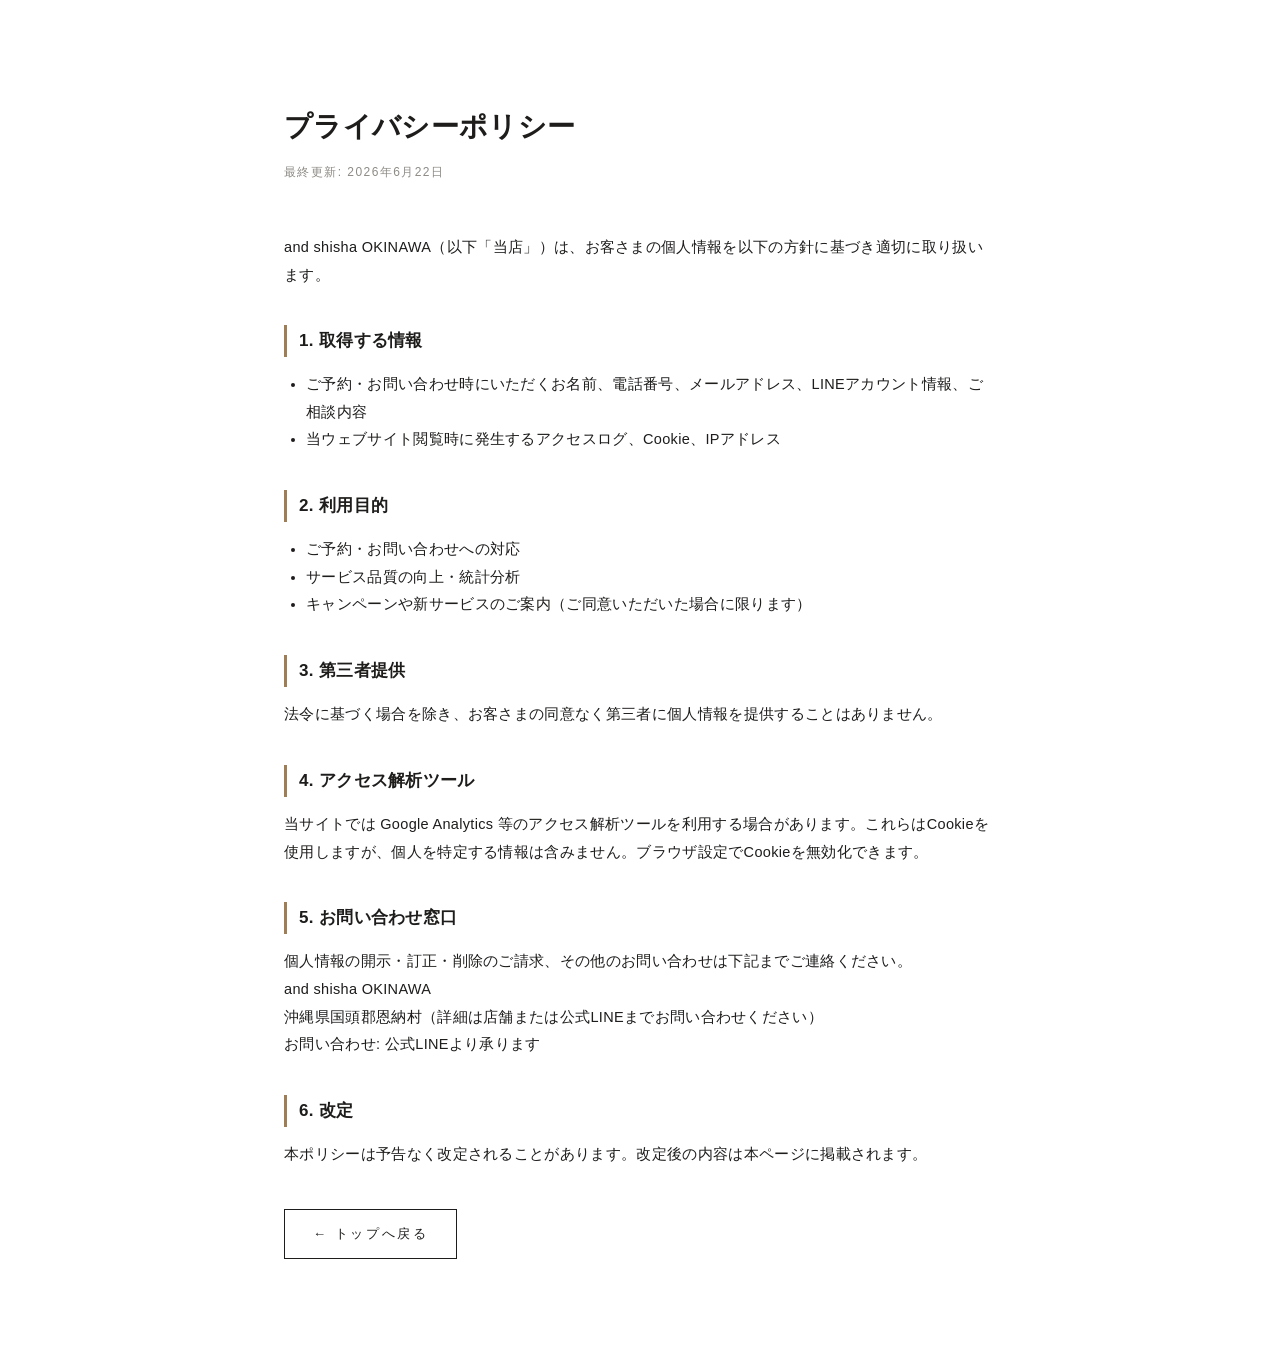
<file: privacy-policy.html>
<!DOCTYPE html>
<html lang="ja">
<head>
<meta charset="UTF-8">
<meta name="viewport" content="width=device-width,initial-scale=1">
<title>プライバシーポリシー | and shisha OKINAWA</title>
<meta name="description" content="and shisha OKINAWA のプライバシーポリシー。">
<meta name="robots" content="noindex">
<link rel="stylesheet" href="shared.css">
<style>
  body { background: var(--cream, #faf7f2); color: var(--ink, #2b2622); font-family: var(--sans-jp, sans-serif); line-height: 1.9; }
  .legal-wrap { max-width: 760px; margin: 0 auto; padding: 100px 24px 100px; }
  .legal-wrap h1 { font-size: 28px; margin-bottom: 8px; }
  .legal-wrap .updated { font-size: 12px; color: var(--muted, #8a8278); letter-spacing: .12em; margin-bottom: 50px; }
  .legal-wrap h2 { font-size: 17px; margin: 36px 0 14px; padding-left: 12px; border-left: 3px solid var(--gold, #c9a84c); }
  .legal-wrap p, .legal-wrap li { font-size: 14.5px; }
  .legal-wrap ul { padding-left: 22px; }
  .back-link { display: inline-block; margin-top: 40px; padding: 12px 28px; border: 1px solid currentColor; text-decoration: none; color: inherit; font-size: 13px; letter-spacing: .2em; }
</style>
</head>
<body>
  <div class="legal-wrap">
    <h1>プライバシーポリシー</h1>
    <p class="updated">最終更新: 2026年6月22日</p>

    <p>and shisha OKINAWA（以下「当店」）は、お客さまの個人情報を以下の方針に基づき適切に取り扱います。</p>

    <h2>1. 取得する情報</h2>
    <ul>
      <li>ご予約・お問い合わせ時にいただくお名前、電話番号、メールアドレス、LINEアカウント情報、ご相談内容</li>
      <li>当ウェブサイト閲覧時に発生するアクセスログ、Cookie、IPアドレス</li>
    </ul>

    <h2>2. 利用目的</h2>
    <ul>
      <li>ご予約・お問い合わせへの対応</li>
      <li>サービス品質の向上・統計分析</li>
      <li>キャンペーンや新サービスのご案内（ご同意いただいた場合に限ります）</li>
    </ul>

    <h2>3. 第三者提供</h2>
    <p>法令に基づく場合を除き、お客さまの同意なく第三者に個人情報を提供することはありません。</p>

    <h2>4. アクセス解析ツール</h2>
    <p>当サイトでは Google Analytics 等のアクセス解析ツールを利用する場合があります。これらはCookieを使用しますが、個人を特定する情報は含みません。ブラウザ設定でCookieを無効化できます。</p>

    <h2>5. お問い合わせ窓口</h2>
    <p>個人情報の開示・訂正・削除のご請求、その他のお問い合わせは下記までご連絡ください。</p>
    <p>
      and shisha OKINAWA<br>
      沖縄県国頭郡恩納村（詳細は店舗または公式LINEまでお問い合わせください）<br>
      お問い合わせ: 公式LINEより承ります
    </p>

    <h2>6. 改定</h2>
    <p>本ポリシーは予告なく改定されることがあります。改定後の内容は本ページに掲載されます。</p>

    <a href="/" class="back-link">← トップへ戻る</a>
  </div>
</body>
</html>
</file>
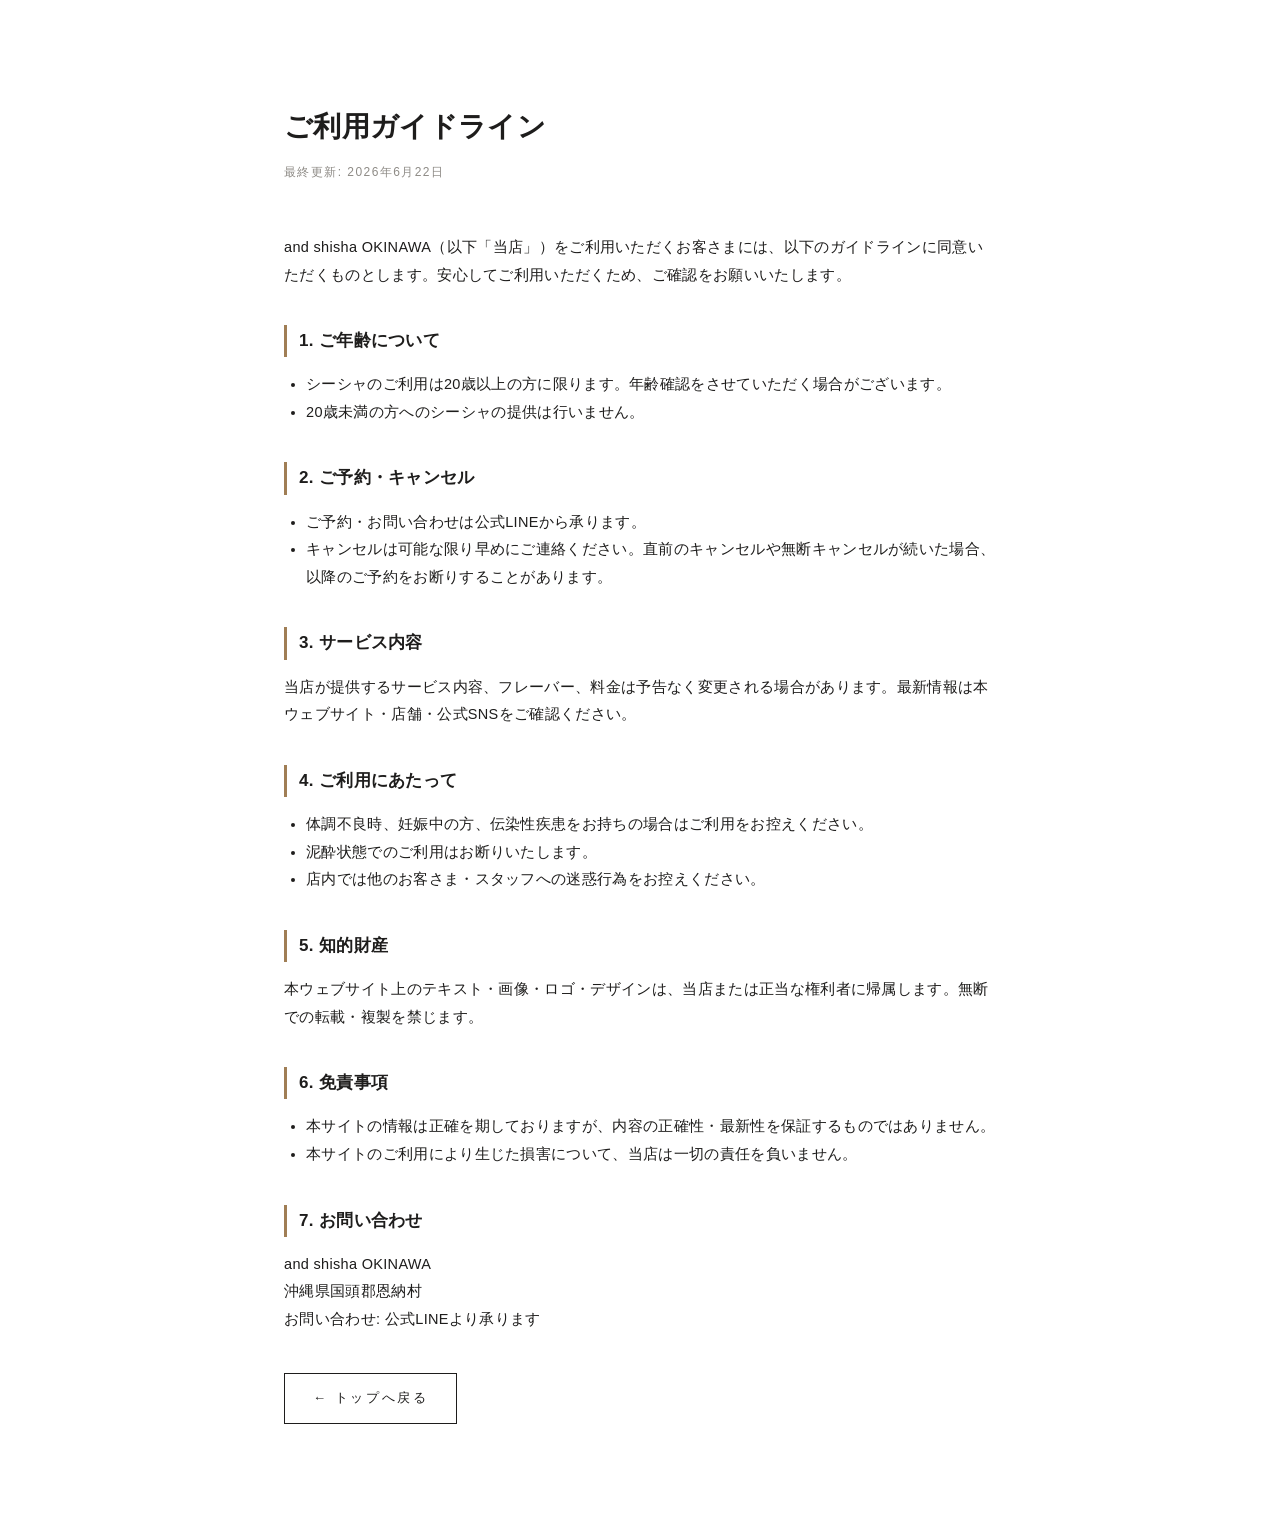
<file: terms.html>
<!DOCTYPE html>
<html lang="ja">
<head>
<meta charset="UTF-8">
<meta name="viewport" content="width=device-width,initial-scale=1">
<title>ご利用ガイドライン | and shisha OKINAWA</title>
<meta name="description" content="and shisha OKINAWA のご利用にあたってのガイドライン。">
<meta name="robots" content="noindex">
<link rel="stylesheet" href="shared.css">
<style>
  body { background: var(--cream, #faf7f2); color: var(--ink, #2b2622); font-family: var(--sans-jp, sans-serif); line-height: 1.9; }
  .legal-wrap { max-width: 760px; margin: 0 auto; padding: 100px 24px 100px; }
  .legal-wrap h1 { font-size: 28px; margin-bottom: 8px; }
  .legal-wrap .updated { font-size: 12px; color: var(--muted, #8a8278); letter-spacing: .12em; margin-bottom: 50px; }
  .legal-wrap h2 { font-size: 17px; margin: 36px 0 14px; padding-left: 12px; border-left: 3px solid var(--gold, #c9a84c); }
  .legal-wrap p, .legal-wrap li { font-size: 14.5px; }
  .legal-wrap ul { padding-left: 22px; }
  .back-link { display: inline-block; margin-top: 40px; padding: 12px 28px; border: 1px solid currentColor; text-decoration: none; color: inherit; font-size: 13px; letter-spacing: .2em; }
</style>
</head>
<body>
  <div class="legal-wrap">
    <h1>ご利用ガイドライン</h1>
    <p class="updated">最終更新: 2026年6月22日</p>

    <p>and shisha OKINAWA（以下「当店」）をご利用いただくお客さまには、以下のガイドラインに同意いただくものとします。安心してご利用いただくため、ご確認をお願いいたします。</p>

    <h2>1. ご年齢について</h2>
    <ul>
      <li>シーシャのご利用は20歳以上の方に限ります。年齢確認をさせていただく場合がございます。</li>
      <li>20歳未満の方へのシーシャの提供は行いません。</li>
    </ul>

    <h2>2. ご予約・キャンセル</h2>
    <ul>
      <li>ご予約・お問い合わせは公式LINEから承ります。</li>
      <li>キャンセルは可能な限り早めにご連絡ください。直前のキャンセルや無断キャンセルが続いた場合、以降のご予約をお断りすることがあります。</li>
    </ul>

    <h2>3. サービス内容</h2>
    <p>当店が提供するサービス内容、フレーバー、料金は予告なく変更される場合があります。最新情報は本ウェブサイト・店舗・公式SNSをご確認ください。</p>

    <h2>4. ご利用にあたって</h2>
    <ul>
      <li>体調不良時、妊娠中の方、伝染性疾患をお持ちの場合はご利用をお控えください。</li>
      <li>泥酔状態でのご利用はお断りいたします。</li>
      <li>店内では他のお客さま・スタッフへの迷惑行為をお控えください。</li>
    </ul>

    <h2>5. 知的財産</h2>
    <p>本ウェブサイト上のテキスト・画像・ロゴ・デザインは、当店または正当な権利者に帰属します。無断での転載・複製を禁じます。</p>

    <h2>6. 免責事項</h2>
    <ul>
      <li>本サイトの情報は正確を期しておりますが、内容の正確性・最新性を保証するものではありません。</li>
      <li>本サイトのご利用により生じた損害について、当店は一切の責任を負いません。</li>
    </ul>

    <h2>7. お問い合わせ</h2>
    <p>
      and shisha OKINAWA<br>
      沖縄県国頭郡恩納村<br>
      お問い合わせ: 公式LINEより承ります
    </p>

    <a href="/" class="back-link">← トップへ戻る</a>
  </div>
</body>
</html>
</file>
<file: shared.css>
/* ============================================================
   and shisha OKINAWA — shared.css
   白基調エディトリアル / カフェ&シーシャ
   ============================================================ */
:root{
  --bg:        #FFFFFF;   /* pure white */
  --bg-2:      #F7F7F8;   /* near-white neutral */
  --bg-3:      #EFEFF1;
  --ink:       #1E1D1C;   /* near black */
  --ink-soft:  #5C5854;   /* body */
  --muted:     #8E8B86;   /* lighter muted */
  --line:      #E7E6E4;   /* hairline */
  --clay:      #A07E55;   /* warm taupe/clay accent */
  --clay-deep: #7E6038;
  --clay-soft: #C5A87E;
  --smoke:     #6F7E78;   /* muted smoky sage */
  --smoke-deep:#3F4845;
  --teal:      #40B2A8;   /* electronic accent */
  /* aliases for templates */
  --gold:      #A07E55;
  --cream:     #FFFFFF;
  --sans-jp:   'Zen Kaku Gothic New','Hiragino Sans',sans-serif;
  --serif-jp:  'Shippori Mincho','Hiragino Mincho ProN',serif;
  --serif-en:  'Cormorant Garamond','Times New Roman',serif;
  --ease:      cubic-bezier(.22,1,.36,1);
}

*{margin:0;padding:0;box-sizing:border-box}
html{scroll-behavior:smooth;-webkit-text-size-adjust:100%}
body{
  background:var(--bg);
  color:var(--ink);
  font-family:var(--sans-jp);
  font-weight:400;
  line-height:1.9;
  letter-spacing:.02em;
  -webkit-font-smoothing:antialiased;
  -moz-osx-font-smoothing:grayscale;
  overflow-x:hidden;
}
img{max-width:100%;display:block}
a{color:inherit;text-decoration:none}
.container{width:min(1160px,90vw);margin:0 auto}

/* ===== Typography helpers ===== */
.eyebrow{
  display:inline-block;
  font-family:var(--serif-en);
  font-size:13px;
  letter-spacing:.34em;
  text-transform:uppercase;
  color:var(--clay);
  margin-bottom:18px;
  font-weight:500;
}
.eyebrow.light{color:var(--clay-soft)}
.section-title{
  font-family:var(--serif-jp);
  font-weight:600;
  font-size:clamp(26px,4vw,40px);
  line-height:1.45;
  letter-spacing:.04em;
  color:var(--ink);
}
.section-subtitle{
  margin-top:14px;
  font-size:12px;
  letter-spacing:.22em;
  color:var(--muted);
}
.section-subtitle.light{color:var(--clay-soft)}
.sec-head{margin-bottom:54px}
.sec-head.center{text-align:center}

/* ===== Page Loader ===== */
#page-loader{
  position:fixed; inset:0;
  background:var(--bg);
  z-index:9999;
  display:flex; flex-direction:column; align-items:center; justify-content:center; gap:20px;
  transition:opacity .6s ease, visibility .6s ease;
}
#page-loader.fade-out{opacity:0;visibility:hidden;pointer-events:none}
.loader-stamp{width:84px;height:84px;animation:ld-stamp .7s var(--ease) both, ld-pulse 2.6s ease-in-out .7s infinite}
.loader-name{font-family:var(--serif-en);font-size:19px;letter-spacing:.2em;color:var(--ink);animation:ld-rise .5s ease .25s both}
.loader-dots{display:flex;gap:7px;animation:ld-rise .5s ease .4s both}
.loader-dots span{width:6px;height:6px;border-radius:50%;background:var(--clay-soft);animation:ld-bounce .9s ease-in-out infinite}
.loader-dots span:nth-child(2){animation-delay:.18s}
.loader-dots span:nth-child(3){animation-delay:.36s}
@keyframes ld-stamp{from{opacity:0;transform:rotate(-8deg) scale(.6)}to{opacity:1;transform:rotate(0) scale(1)}}
@keyframes ld-pulse{0%,100%{transform:scale(1)}50%{transform:scale(1.04)}}
@keyframes ld-rise{from{opacity:0;transform:translateY(10px)}to{opacity:1;transform:translateY(0)}}
@keyframes ld-bounce{0%,80%,100%{transform:translateY(0);opacity:.35}40%{transform:translateY(-9px);opacity:1}}

/* ===== Reveal ===== */
.reveal{opacity:0;transform:translateY(26px);transition:opacity .9s var(--ease),transform .9s var(--ease)}
.reveal.in{opacity:1;transform:none}
.reveal-stagger>*{opacity:0;transform:translateY(22px);transition:opacity .8s var(--ease),transform .8s var(--ease)}
.reveal-stagger>*.in{opacity:1;transform:none}

/* ===== Nav ===== */
.nav{
  position:fixed;top:0;left:0;right:0;z-index:1000;
  padding:20px 0;
  transition:background .4s var(--ease),padding .4s var(--ease),box-shadow .4s var(--ease);
}
.nav.scrolled{
  background:rgba(255,255,255,.92);
  backdrop-filter:saturate(140%) blur(12px);
  padding:13px 0;
  box-shadow:0 1px 0 var(--line);
}
.nav-inner{display:flex;align-items:center;justify-content:space-between}
.brand{display:flex;flex-direction:column;line-height:1.2}
.brand .jp{font-family:var(--serif-en);font-size:21px;letter-spacing:.12em;color:var(--ink);font-weight:600}
.brand .en{font-size:9.5px;letter-spacing:.28em;color:var(--clay);margin-top:3px}
.nav-links{display:flex;align-items:center;gap:30px}
.nav-links a{font-size:13px;letter-spacing:.08em;color:var(--ink);transition:color .3s var(--ease);position:relative}
.nav-links a:not(.nav-cta)::after{content:'';position:absolute;left:0;bottom:-5px;width:0;height:1px;background:var(--clay);transition:width .3s var(--ease)}
.nav-links a:not(.nav-cta):hover{color:var(--clay)}
.nav-links a:not(.nav-cta):hover::after{width:100%}
.nav-cta{
  padding:9px 20px;border:1.4px solid var(--clay);border-radius:30px;
  color:var(--clay);font-weight:500;letter-spacing:.06em;
  transition:background .3s var(--ease),color .3s var(--ease);
}
.nav-cta:hover{background:var(--clay);color:#fff}
.nav-toggle{display:none;flex-direction:column;gap:5px;background:none;border:none;cursor:pointer;padding:6px}
.nav-toggle span{display:block;width:24px;height:1.6px;background:var(--ink);transition:transform .3s var(--ease),opacity .3s var(--ease)}
.nav-toggle.open span:nth-child(1){transform:translateY(6.6px) rotate(45deg)}
.nav-toggle.open span:nth-child(2){opacity:0}
.nav-toggle.open span:nth-child(3){transform:translateY(-6.6px) rotate(-45deg)}

/* ===== Hero（フルブリード写真スライドショー / yamamoto流）===== */
.hero{
  position:relative;
  min-height:100svh;
  display:flex;align-items:center;
  padding:150px 0 120px;
  overflow:hidden;
  background:#FFFFFF;
}
/* 写真ステージ（重なるスライド） */
.hero-stage{position:absolute;inset:0;z-index:0;overflow:hidden}
.hero-slide{
  position:absolute;inset:0;
  background-size:cover;background-position:center;
  opacity:0;transform:scale(1.06);
  transition:opacity 1.4s var(--ease);
  will-change:opacity,transform;
}
.hero-slide.is-active{
  opacity:1;
  animation:kenburns 8s ease-out both;
}
@keyframes kenburns{
  from{transform:scale(1.02) translate3d(0,0,0)}
  to{transform:scale(1.12) translate3d(-1.6%,-1.2%,0)}
}
/* 写真未登録時の白基調プレースホルダー（煙のような濃淡でケンバーンズが見える） */
.hero-slide[data-ph="1"]{background-image:linear-gradient(140deg,#FFFFFF 0%,#F4F4F5 48%,#E6E6E9 100%)}
.hero-slide[data-ph="2"]{background-image:linear-gradient(140deg,#FDFDFD 0%,#F2F1EF 50%,#E4E2DE 100%)}
.hero-slide[data-ph="3"]{background-image:linear-gradient(140deg,#FFFFFF 0%,#F3F4F4 52%,#E2E6E5 100%)}
.hero-slide[data-ph]::before{
  content:'';position:absolute;inset:0;
  background:
    radial-gradient(ellipse 46% 58% at 26% 72%,rgba(160,126,85,.10),transparent 62%),
    radial-gradient(ellipse 40% 52% at 76% 34%,rgba(111,126,120,.10),transparent 60%),
    radial-gradient(circle at 50% 20%,rgba(255,255,255,.9),transparent 55%);
}
/* 可読性スクリム（純白・写真は鮮やかに残す） */
.hero-scrim{
  position:absolute;inset:0;z-index:1;pointer-events:none;
  background:
    radial-gradient(ellipse 72% 62% at 50% 52%,rgba(255,255,255,.62),rgba(255,255,255,.28) 55%,transparent 100%),
    linear-gradient(to bottom,rgba(255,255,255,.36) 0%,transparent 28%,transparent 66%,rgba(255,255,255,.46) 100%);
}
.hero-inner{position:relative;z-index:3;text-align:center;max-width:880px;margin:0 auto}
.h-eyebrow{
  font-family:var(--serif-en);font-size:13px;letter-spacing:.38em;text-transform:uppercase;
  color:var(--clay-deep);margin-bottom:26px;
}
.hero-title .en{
  display:block;font-family:var(--serif-en);font-style:italic;font-weight:500;
  font-size:clamp(42px,8.4vw,92px);line-height:1;color:var(--clay-deep);letter-spacing:.02em;
  text-shadow:0 1px 26px rgba(255,255,255,.82);
}
.hero-title .jp{
  display:block;font-family:var(--serif-jp);font-weight:600;
  font-size:clamp(24px,4.4vw,42px);line-height:1.5;color:var(--ink);
  margin-top:18px;letter-spacing:.06em;
  text-shadow:0 1px 20px rgba(255,255,255,.82);
}
.h-sub{margin-top:28px;font-size:15px;line-height:2.1;color:var(--ink-soft);text-shadow:0 1px 14px rgba(255,255,255,.82)}
.h-actions{margin-top:38px;display:flex;gap:16px;justify-content:center;flex-wrap:wrap}
.h-meta{
  margin-top:46px;padding-top:30px;border-top:1px solid rgba(160,126,85,.3);
  display:flex;gap:40px;justify-content:center;flex-wrap:wrap;
}
.h-meta span{display:flex;flex-direction:column;gap:6px}
.h-meta i{font-style:normal;font-size:10px;letter-spacing:.24em;color:var(--clay-deep);text-transform:uppercase}
.h-meta b{font-size:14px;font-weight:500;color:var(--ink)}
/* スライドドット */
.hero-dots{position:absolute;bottom:40px;left:50%;transform:translateX(-50%);z-index:4;display:flex;gap:11px}
.hero-dot{
  width:9px;height:9px;border-radius:50%;padding:0;cursor:pointer;
  border:1.4px solid var(--clay-deep);background:transparent;
  transition:background .3s var(--ease),transform .3s var(--ease);
}
.hero-dot.is-active{background:var(--clay-deep);transform:scale(1.2)}
.hero-scroll{position:absolute;bottom:40px;right:40px;z-index:4;width:1px;height:50px;background:rgba(160,126,85,.4)}
.hero-scroll span{position:absolute;top:0;left:0;width:1px;height:16px;background:var(--clay-deep);animation:scrolldot 2s ease-in-out infinite}
@keyframes scrolldot{0%{top:0;opacity:0}30%{opacity:1}100%{top:34px;opacity:0}}

/* ===== Buttons ===== */
.btn{
  display:inline-flex;align-items:center;gap:.5em;
  padding:14px 30px;border-radius:32px;
  font-size:14px;font-weight:500;letter-spacing:.06em;
  cursor:pointer;transition:transform .3s var(--ease),background .3s var(--ease),color .3s var(--ease),border-color .3s var(--ease);
}
.btn-primary{background:var(--clay);color:#fff;border:1.5px solid var(--clay)}
.btn-primary:hover{background:var(--clay-deep);border-color:var(--clay-deep);transform:translateY(-2px)}
.btn-ghost{background:transparent;color:var(--ink);border:1.5px solid var(--line)}
.btn-ghost:hover{border-color:var(--clay);color:var(--clay)}

/* ===== About ===== */
.about{padding:120px 0}
.about-grid{display:grid;grid-template-columns:1.05fr .95fr;gap:70px;align-items:center}
.about-body{margin-top:8px}
.about-body p{font-size:15px;line-height:2.15;color:var(--ink-soft);margin-bottom:18px}
.about-quote{
  margin-top:30px;padding-left:20px;border-left:2px solid var(--clay-soft);
  font-family:var(--serif-jp);font-size:19px;line-height:1.7;color:var(--clay-deep);font-weight:500;
}
.about-photos{display:grid;grid-template-rows:240px 180px;gap:18px}
.about-photos .ap{
  background:var(--bg-2) center/cover no-repeat;border-radius:4px;position:relative;overflow:hidden;
  box-shadow:0 14px 40px rgba(110,102,90,.12);
}
.about-photos .ap-1{transform:translateY(-12px)}
.about-photos .ap-2{transform:translateY(12px);margin-left:34px}
.ph-note{
  position:absolute;inset:0;display:flex;align-items:center;justify-content:center;
  font-size:12px;letter-spacing:.2em;color:var(--muted);
  background:repeating-linear-gradient(45deg,var(--bg-2),var(--bg-2) 10px,var(--bg-3) 10px,var(--bg-3) 20px);
}

/* ===== Menu ===== */
.menu{padding:110px 0;background:var(--bg-2)}
.menu-grid{display:grid;grid-template-columns:repeat(3,1fr);gap:26px}
.menu-card{
  background:#fff;border:1px solid var(--line);border-radius:6px;overflow:hidden;
  transition:transform .4s var(--ease),box-shadow .4s var(--ease);
}
.menu-card:hover{transform:translateY(-5px);box-shadow:0 18px 44px rgba(110,102,90,.14)}
.mc-img{height:180px;overflow:hidden;background:var(--bg-3)}
.mc-img img{width:100%;height:100%;object-fit:cover}
.mc-body{padding:22px 24px 26px}
.mc-head{display:flex;justify-content:space-between;align-items:baseline;gap:12px}
.mc-head h3{font-family:var(--serif-jp);font-size:18px;font-weight:600;color:var(--ink)}
.mc-price{font-family:var(--serif-en);font-size:16px;color:var(--clay);white-space:nowrap}
.mc-desc{margin-top:10px;font-size:13.5px;line-height:1.85;color:var(--ink-soft)}
.menu-note{margin-top:30px;text-align:center;font-size:12px;color:var(--muted)}
/* skeleton */
.menu-skel{background:#fff;border:1px solid var(--line);border-radius:6px;min-height:248px;position:relative;overflow:hidden}
.menu-skel::after,.review-skel::after{
  content:'';position:absolute;inset:0;
  background:linear-gradient(90deg,transparent 0%,rgba(160,126,85,.06) 40%,rgba(160,126,85,.12) 50%,rgba(160,126,85,.06) 60%,transparent 100%);
  background-size:250% 100%;animation:skel-shimmer 2s ease-in-out infinite;
}
@keyframes skel-shimmer{0%{background-position:250% 0}100%{background-position:-250% 0}}

/* ===== Features ===== */
.features{padding:120px 0}
.features-list{display:grid;grid-template-columns:repeat(2,1fr);gap:1px;background:var(--line);border:1px solid var(--line)}
.feature{background:var(--bg);padding:42px 38px;transition:background .4s var(--ease)}
.feature:hover{background:var(--bg-2)}
.f-num{font-family:var(--serif-en);font-size:34px;color:var(--clay-soft);display:block;margin-bottom:14px;font-style:italic}
.feature h3{font-family:var(--serif-jp);font-size:19px;font-weight:600;color:var(--ink);margin-bottom:12px;line-height:1.6}
.feature p{font-size:14px;line-height:2;color:var(--ink-soft)}

/* ===== For You ===== */
.foryou{padding:110px 0;background:var(--bg-2)}
.scenes{display:grid;grid-template-columns:repeat(4,1fr);gap:22px}
.scene{background:var(--bg);border-radius:6px;padding:34px 26px;border:1px solid var(--line);transition:transform .4s var(--ease),box-shadow .4s var(--ease)}
.scene:hover{transform:translateY(-5px);box-shadow:0 16px 40px rgba(110,102,90,.12)}
.scene-no{font-family:var(--serif-en);font-style:italic;font-size:24px;color:var(--clay);display:block;margin-bottom:14px}
.scene-label{font-family:var(--serif-jp);font-size:16px;font-weight:600;color:var(--ink);margin-bottom:10px;line-height:1.5}
.scene-cap{font-size:13px;line-height:1.9;color:var(--ink-soft)}

/* ===== Reviews ===== */
.reviews{padding:120px 0;background:linear-gradient(160deg,var(--smoke-deep),#3b4642);color:#fff}
.reviews .section-title{color:#fff}
.reviews-grid{display:grid;grid-template-columns:repeat(3,1fr);grid-auto-rows:1fr;align-items:stretch;gap:24px}
.review{
  display:flex;flex-direction:column;height:100%;min-height:260px;
  background:rgba(255,255,255,.06);border:1px solid rgba(255,255,255,.14);border-radius:6px;
  padding:28px 26px;
}
.review .stars{color:#E7C56A;letter-spacing:.1em;font-size:15px;margin-bottom:14px}
.review .body{
  flex:1;font-size:14px;line-height:1.95;color:rgba(255,255,255,.86);
  display:-webkit-box;-webkit-line-clamp:8;line-clamp:8;-webkit-box-orient:vertical;
  overflow:hidden;text-overflow:ellipsis;word-break:break-word;
}
.review .meta{margin-top:18px;display:flex;justify-content:space-between;align-items:center;gap:10px;padding-top:14px;border-top:1px solid rgba(255,255,255,.12)}
.review .name{font-size:13px;font-weight:500}
.review .date{font-size:11px;color:rgba(255,255,255,.5);letter-spacing:.1em}
.review-cta{
  display:flex;flex-direction:column;align-items:center;justify-content:center;text-align:center;gap:14px;
  background:rgba(160,126,85,.16);border:1px dashed rgba(197,168,126,.5);
}
.review-cta-stars{color:#E7C56A;letter-spacing:.16em}
.review-cta-msg{font-size:14px;line-height:1.8;color:#fff}
.review-cta-link{font-size:13px;color:var(--clay-soft);letter-spacing:.08em}
.review-skel{background:rgba(255,255,255,.05);border:1px solid rgba(255,255,255,.1);border-radius:6px;min-height:260px;position:relative;overflow:hidden}
.reviews-more-wrap{text-align:center;margin-top:40px}
.btn-reviews-more{
  display:inline-block;padding:13px 32px;
  background:rgba(255,255,255,.1);border:1.5px solid rgba(255,255,255,.45);border-radius:32px;color:#fff;
  font-size:14px;font-weight:500;letter-spacing:.06em;transition:background .25s,border-color .25s;
}
.btn-reviews-more:hover{background:rgba(255,255,255,.22);border-color:#fff}

/* ===== Blog ===== */
.blog{padding:120px 0}
.wall{display:grid;grid-template-columns:repeat(4,1fr);gap:24px;min-height:120px}
.wall.cms-loading{position:relative}
.wall.cms-loading::after{content:'';position:absolute;inset:0}
.blog-card,a.blog-card{
  position:relative;display:block;color:inherit;
  background:#fff;border:1px solid var(--line);border-radius:6px;overflow:hidden;
  transition:transform .4s var(--ease),box-shadow .4s var(--ease);
}
.blog-card:hover{transform:translateY(-5px);box-shadow:0 18px 44px rgba(110,102,90,.14)}
.blog-card .tape{display:none}
.blog-card .image{height:170px;overflow:hidden;background:var(--bg-3)}
.blog-card .body{padding:20px 22px 24px}
.blog-card .date{font-family:var(--serif-en);font-size:12px;letter-spacing:.16em;color:var(--clay);display:block;margin-bottom:8px}
.blog-card .cap{font-size:14.5px;line-height:1.7;color:var(--ink);font-weight:500}
.blog-card:hover .cap{text-decoration:underline;text-underline-offset:3px}
.blog-card .cta-lbl{display:inline-block;margin-top:12px;font-size:12px;color:var(--clay);letter-spacing:.06em}

/* ===== Delivery / Sweets ===== */
.delivery{padding:110px 0;background:var(--bg-2)}
.cards{display:grid;grid-template-columns:repeat(3,1fr);gap:24px}
.dcard{background:var(--bg);border:1px solid var(--line);border-radius:6px;padding:34px 30px;transition:transform .4s var(--ease),box-shadow .4s var(--ease)}
.dcard:hover{transform:translateY(-5px);box-shadow:0 16px 40px rgba(110,102,90,.12)}
.dcard h3{font-family:var(--serif-jp);font-size:18px;font-weight:600;color:var(--ink);margin-bottom:12px}
.dcard p{font-size:13.5px;line-height:1.95;color:var(--ink-soft)}

/* ===== Access ===== */
.access{padding:120px 0}
.access-grid{display:grid;grid-template-columns:1fr 1.1fr;gap:60px;align-items:start}
.access-info dl{margin-top:8px;display:grid;grid-template-columns:auto 1fr;gap:0}
.access-info dt{font-size:12px;letter-spacing:.18em;color:var(--clay);padding:14px 0;border-bottom:1px solid var(--line);font-weight:500}
.access-info dd{font-size:14px;color:var(--ink);padding:14px 0 14px 24px;border-bottom:1px solid var(--line)}
.hours-head{font-family:var(--serif-jp);font-size:16px;font-weight:600;margin:34px 0 12px;color:var(--ink)}
.hours-table{width:100%;border-collapse:collapse}
.hours-table th,.hours-table td{padding:11px 14px;font-size:13.5px;border-bottom:1px solid var(--line);text-align:left}
.hours-table th{width:64px;color:var(--clay);font-weight:500}
.access-actions{margin-top:34px}
.map-wrap{height:440px;border-radius:6px;overflow:hidden;border:1px solid var(--line);box-shadow:0 14px 40px rgba(110,102,90,.12)}
.map-wrap iframe{width:100%;height:100%;display:block}

/* ===== SNS ===== */
.sns{padding:100px 0;background:var(--bg-2)}
.sns-row{display:flex;gap:18px;justify-content:center;flex-wrap:wrap}
.sns-card{
  display:flex;flex-direction:column;align-items:center;gap:6px;
  min-width:180px;padding:26px 30px;background:var(--bg);border:1px solid var(--line);border-radius:6px;
  transition:transform .35s var(--ease),border-color .35s var(--ease)
}
.sns-card:hover{transform:translateY(-4px);border-color:var(--clay)}
.sns-name{font-family:var(--serif-en);font-size:18px;letter-spacing:.1em;color:var(--ink)}
.sns-handle{font-size:12px;color:var(--clay)}

/* ===== FAQ ===== */
.faq{padding:120px 0}
.faq-wrap{max-width:820px}
.qa-item{border-bottom:1px solid var(--line)}
.qa-q{
  width:100%;display:flex;align-items:center;justify-content:space-between;gap:16px;
  background:none;border:none;cursor:pointer;text-align:left;
  padding:24px 4px;font-family:var(--sans-jp);font-size:15.5px;font-weight:500;color:var(--ink);
}
.qa-ico{position:relative;width:14px;height:14px;flex-shrink:0}
.qa-ico::before,.qa-ico::after{content:'';position:absolute;background:var(--clay);transition:transform .3s var(--ease)}
.qa-ico::before{top:6px;left:0;width:14px;height:1.6px}
.qa-ico::after{top:0;left:6px;width:1.6px;height:14px}
.qa-item.open .qa-ico::after{transform:scaleY(0)}
.qa-a{max-height:0;overflow:hidden;transition:max-height .4s var(--ease)}
.qa-item.open .qa-a{max-height:400px}
.qa-a p{padding:0 4px 24px;font-size:14px;line-height:2;color:var(--ink-soft)}

/* ===== CTA ===== */
.cta{padding:120px 0}
.cta-box{
  position:relative;text-align:center;
  background:linear-gradient(160deg,var(--smoke-deep),#3b4642);
  border-radius:10px;padding:70px 40px;color:#fff;overflow:hidden;
}
.cta-box::before{
  content:'';position:absolute;top:-80px;right:-40px;width:300px;height:300px;
  background:radial-gradient(circle,rgba(160,126,85,.3),transparent 70%);filter:blur(20px);
}
.cta-box .eyebrow{position:relative}
.cta-box h2{position:relative;font-family:var(--serif-jp);font-size:clamp(24px,4vw,36px);font-weight:600;line-height:1.55;color:#fff}
.cta-note{position:relative;margin-top:20px;font-size:14px;line-height:1.9;color:rgba(255,255,255,.82)}
.cta .actions{position:relative;margin-top:36px;display:flex;gap:16px;justify-content:center;flex-wrap:wrap}
.cta .btn-ghost{color:#fff;border-color:rgba(255,255,255,.5)}
.cta .btn-ghost:hover{border-color:#fff;color:#fff;background:rgba(255,255,255,.1)}

/* ===== Footer ===== */
.footer{background:var(--ink);color:#fff;padding:64px 0 40px}
.footer-inner{text-align:center}
.f-brand{display:flex;flex-direction:column;gap:6px;margin-bottom:28px}
.f-jp{font-family:var(--serif-en);font-size:24px;letter-spacing:.1em;color:#fff}
.f-en{font-size:10px;letter-spacing:.28em;color:var(--clay-soft)}
.f-links{display:flex;gap:24px;justify-content:center;flex-wrap:wrap;margin-bottom:32px}
.f-links a{font-size:12.5px;letter-spacing:.06em;color:rgba(255,255,255,.66);transition:color .3s var(--ease)}
.f-links a:hover{color:var(--clay-soft)}
.f-copy{font-size:11px;letter-spacing:.16em;color:rgba(255,255,255,.4)}
.partner-notice-inline{
  margin-top:22px;font-size:11.5px;letter-spacing:.04em;line-height:1.9;
  color:rgba(255,255,255,.4);
}
.partner-notice-inline a{color:rgba(197,168,126,.7);transition:color .3s var(--ease)}
.partner-notice-inline a:hover{color:var(--clay-soft)}
.produced-by{
  margin-top:20px;padding-top:16px;border-top:1px solid rgba(255,255,255,.08);
  font-family:var(--serif-en);font-size:10px;letter-spacing:.26em;
  color:rgba(255,255,255,.28);text-transform:uppercase;
}
.produced-by a{color:rgba(197,168,126,.5);transition:color .3s var(--ease)}
.produced-by a:hover{color:var(--clay-soft)}

/* ===== Responsive (tablet) ===== */
@media (max-width:900px){
  .about-grid{grid-template-columns:1fr;gap:44px}
  .about-photos{grid-template-rows:220px 160px;max-width:480px}
  .menu-grid,.cards{grid-template-columns:repeat(2,1fr)}
  .scenes{grid-template-columns:repeat(2,1fr)}
  .reviews-grid{grid-template-columns:repeat(2,1fr)}
  .wall{grid-template-columns:repeat(2,1fr)}
  .access-grid{grid-template-columns:1fr;gap:40px}
  .map-wrap{height:360px}
}

/* ===== Responsive (mobile nav) ===== */
@media (max-width:760px){
  .nav-toggle{display:flex}
  .nav-links{
    position:absolute;top:100%;right:0;left:0;
    flex-direction:column;align-items:stretch;gap:0;
    background:rgba(255,255,255,.98);backdrop-filter:blur(12px);
    border-top:1px solid var(--line);
    max-height:0;overflow:hidden;transition:max-height .4s var(--ease);
  }
  .nav-links.open{max-height:460px}
  .nav-links a{padding:15px 24px;border-bottom:1px solid var(--line)}
  .nav-links a:not(.nav-cta)::after{display:none}
  .nav-cta{margin:14px 24px;text-align:center;border-radius:30px}
}

/* ============================================================
   Mobile Optimization (≤ 600px)
   ============================================================ */
@media (max-width:600px){
  .brand .en{letter-spacing:.14em;font-size:9px;max-width:calc(100vw - 120px);overflow:hidden;text-overflow:ellipsis;white-space:nowrap}
  .hero{padding:120px 0 90px;min-height:86svh}
  .hero-dots{bottom:30px}
  .hero-scroll{display:none}
  .hero-title .en{font-size:clamp(38px,13vw,60px)}
  .h-eyebrow{font-size:10px;letter-spacing:.2em}
  .hero-title .jp{font-size:clamp(22px,6.5vw,30px);overflow-wrap:break-word}
  .h-sub{font-size:14px}
  .h-sub .pc-br{display:none}
  .h-actions{flex-direction:column;align-items:stretch;gap:12px}
  .h-actions .btn{justify-content:center;padding:15px 20px}
  .h-meta{gap:18px;margin-top:30px;padding-top:22px}

  .about,.menu,.features,.foryou,.reviews,.blog,.delivery,.access,.sns,.faq,.cta{padding:74px 0}
  .sec-head{margin-bottom:38px}
  .section-title{overflow-wrap:break-word}
  .eyebrow{letter-spacing:.22em;font-size:11px}

  .about-photos{grid-template-rows:200px 150px;max-width:none}
  .about-photos .ap-2{margin-left:20px}
  .features-list{grid-template-columns:1fr}
  .menu-grid,.cards,.scenes{grid-template-columns:1fr}
  .map-wrap{height:300px}
  .cta-box{padding:40px 22px 46px}
  .cta .actions{flex-direction:column;align-items:stretch}
  .cta .actions .btn{width:100%;justify-content:center}
  .cta h2{overflow-wrap:break-word}
  .btn{font-size:13px;letter-spacing:.06em}
  .hours-table td,.hours-table th{padding:10px 12px;font-size:13px}

  /* Reviews — horizontal scroll */
  .reviews-grid{
    display:flex;flex-wrap:nowrap;overflow-x:auto;scroll-snap-type:x mandatory;
    -webkit-overflow-scrolling:touch;gap:14px;padding:0 2px 16px;scrollbar-width:none;
    grid-template-columns:unset;grid-auto-rows:unset;
  }
  .reviews-grid::-webkit-scrollbar{display:none}
  .review,.review-skel,.review-cta{flex:0 0 82vw;max-width:300px;scroll-snap-align:start;height:auto;min-height:240px}

  /* Blog wall — horizontal scroll */
  .wall{
    display:flex;flex-wrap:nowrap;overflow-x:auto;scroll-snap-type:x mandatory;
    -webkit-overflow-scrolling:touch;gap:14px;padding:0 2px 16px;scrollbar-width:none;
    grid-template-columns:unset;
  }
  .wall::-webkit-scrollbar{display:none}
  .blog-card,a.blog-card{flex:0 0 78vw;max-width:280px;scroll-snap-align:start;min-width:0}
}

/* ===== Reduced motion ===== */
@media (prefers-reduced-motion:reduce){
  *{animation-duration:.001ms!important;animation-iteration-count:1!important;transition-duration:.001ms!important}
  .reveal,.reveal-stagger>*{opacity:1!important;transform:none!important}
}

/* ============================================================
   ローディング中スクロールロック
   ============================================================ */
html.is-loading,
html.is-loading body{
  overflow:hidden !important;
  height:100%;
  touch-action:none;
  overscroll-behavior:none;
}

/* ============================================================
   シーシャの煙（ヒーロー背景に立ち上るウィスプ）
   ============================================================ */
.smoke-field{position:absolute;inset:0;z-index:2;pointer-events:none;overflow:hidden}
.wisp{
  position:absolute;bottom:-20%;
  width:220px;height:440px;border-radius:50%;
  background:radial-gradient(ellipse at 50% 70%,rgba(118,124,122,.20),rgba(160,126,85,.10) 45%,transparent 72%);
  filter:blur(28px);
  opacity:0;
  animation:wisp-rise 19s ease-in-out infinite;
  will-change:transform,opacity;
}
.wisp:nth-child(1){left:7%;  width:200px;height:400px;animation-delay:0s}
.wisp:nth-child(2){left:26%; width:160px;height:350px;animation-delay:-6s}
.wisp:nth-child(3){left:49%; width:270px;height:500px;animation-delay:-11s}
.wisp:nth-child(4){left:71%; width:185px;height:390px;animation-delay:-3.5s}
.wisp:nth-child(5){left:88%; width:145px;height:320px;animation-delay:-14.5s}
@keyframes wisp-rise{
  0%   {opacity:0;   transform:translate3d(0,12%,0)     scale(.82)}
  16%  {opacity:.85}
  55%  {opacity:.6;  transform:translate3d(20px,-42%,0) scale(1.12)}
  85%  {opacity:.18; transform:translate3d(-16px,-80%,0) scale(1.34)}
  100% {opacity:0;   transform:translate3d(8px,-104%,0) scale(1.5)}
}

/* ============================================================
   シーシャ線画イラスト（About）＋ 立ち上る煙のカール
   ============================================================ */
.shisha-illu{
  position:relative;display:flex;align-items:flex-end;justify-content:center;
  padding:24px 0 8px;
}
.shisha-illu svg{width:min(280px,72%);height:auto;overflow:visible}
.sh-line{fill:none;stroke:var(--clay-deep);stroke-width:1.5;stroke-linecap:round;stroke-linejoin:round}
.sh-fill{fill:var(--clay-soft);opacity:.18}
.sh-glass{fill:var(--smoke);opacity:.12}
.sh-coal{fill:#D9764A;animation:coal-glow 2.9s ease-in-out infinite}
.sh-coal:nth-of-type(2){animation-delay:.9s}
.sh-coal:nth-of-type(3){animation-delay:1.7s}
@keyframes coal-glow{0%,100%{opacity:.45}50%{opacity:1}}

.curl{
  fill:none;stroke:var(--smoke);stroke-width:1.5;stroke-linecap:round;
  stroke-dasharray:140;stroke-dashoffset:140;
  opacity:0;
  transform-box:fill-box;transform-origin:center bottom;
  animation:curl-rise 7.5s ease-in-out infinite;
}
.curl.c2{animation-delay:2.5s;stroke-width:1.2}
.curl.c3{animation-delay:5s;stroke-width:1.1}
@keyframes curl-rise{
  0%   {opacity:0;   stroke-dashoffset:140; transform:translateY(4px) scale(.94)}
  18%  {opacity:.55}
  60%  {opacity:.4;  stroke-dashoffset:0}
  100% {opacity:0;   stroke-dashoffset:0;   transform:translateY(-30px) scale(1.14)}
}

/* ============================================================
   英語対応バッジ / 言語切替
   ============================================================ */
.en-badge{
  display:inline-flex;align-items:center;gap:9px;
  margin-top:24px;padding:9px 18px;
  border:1px solid var(--line);border-radius:30px;
  background:rgba(255,255,255,.72);backdrop-filter:blur(6px);
  font-size:12.5px;color:var(--ink-soft);
}
.en-badge b{color:var(--clay-deep);font-weight:600}
.en-badge .dot{width:6px;height:6px;border-radius:50%;background:#4CAF7D;flex-shrink:0}

.lang-switch{display:inline-flex;align-items:center;gap:2px;margin-left:6px}
.lang-switch a{
  font-family:var(--serif-en);font-size:12px;letter-spacing:.1em;font-weight:600;
  padding:5px 9px;border-radius:4px;color:var(--muted);
}
.lang-switch a:hover{color:var(--clay)}
.lang-switch a.is-active{color:var(--ink);background:var(--bg-2)}
.lang-switch .sep{color:var(--line);font-size:11px}
.nav-links .lang-switch a::after{display:none}

@media (max-width:760px){
  .lang-switch{margin:10px 24px;justify-content:center}
}

/* シーシャ・イラストバンド */
.shisha-band{
  background:var(--bg);
  padding:20px 0 78px;
  text-align:center;
}
.shisha-band-cap{
  margin-top:10px;
  font-family:var(--serif-en);
  font-size:13px;letter-spacing:.18em;
  color:var(--muted);
}
@media (max-width:600px){
  .shisha-band{padding:8px 0 56px}
  .shisha-illu svg{width:min(210px,58%)}
  .shisha-band-cap{font-size:11px;letter-spacing:.1em}
}

/* ============================================================
   近未来パーティクル・シーシャ（Canvas）
   ============================================================ */
.shisha-canvas{
  display:none;
  width:min(340px,78vw);
  height:auto;
  /* モバイルで縦スクロールを絶対に奪わない：pointer-events無効化＋pan-y許可 */
  pointer-events:none;
  touch-action:pan-y;
}
.shisha-illu.particles .shisha-canvas{display:block}
.shisha-illu.particles .shisha-fallback{display:none}

/* ============================================================
   シンプル追従カーソル（JP/EN共通・cursor.js）
   ============================================================ */
.cursor-ring-outline{
  position:fixed; top:0; left:0; width:34px; height:34px;
  border:1.4px solid rgba(160,126,85,.45); border-radius:50%;
  z-index:99998; pointer-events:none; transform:translate(-50%,-50%) scale(0); opacity:0;
  will-change:transform,opacity; transition:opacity .35s cubic-bezier(0.16,1,0.3,1), border-color .35s ease;
}
.cursor-ring-outline.active{opacity:1}
.cursor-ring-outline.expanded{border-color:rgba(160,126,85,.22)}
.cursor-dot{
  position:fixed; top:0; left:0; width:7px; height:7px; border-radius:50%;
  background:var(--clay-deep,#7E6038);
  z-index:99999; pointer-events:none; transform:translate(-50%,-50%) scale(0); opacity:0;
  will-change:transform,opacity; transition:opacity .35s cubic-bezier(0.16,1,0.3,1);
}
.cursor-dot.active{opacity:.85}
@media (hover:none),(pointer:coarse){ .cursor-ring-outline,.cursor-dot{display:none} }

/* ============================================================
   Menu — カテゴリ別プライスリスト（PDF反映）
   ============================================================ */
.menu-cats{display:grid;grid-template-columns:repeat(2,1fr);gap:34px 44px;text-align:left}
.menu-cat{background:#fff;border:1px solid var(--line);border-radius:6px;padding:26px 28px 22px;transition:box-shadow .35s var(--ease)}
.menu-cat:hover{box-shadow:0 14px 40px rgba(110,102,90,.08)}
.menu-cat-title{
  display:flex;align-items:baseline;gap:14px;
  margin-bottom:16px;padding-bottom:12px;border-bottom:1px solid var(--line);
}
.menu-cat-title .mc-en{font-family:var(--serif-en);font-style:italic;font-size:22px;color:var(--clay-deep);letter-spacing:.02em}
.menu-cat-title .mc-jp{font-family:var(--serif-jp);font-size:13px;color:var(--muted);letter-spacing:.1em}
.price-list{list-style:none;padding:0;margin:0}
.price-row{
  display:grid;grid-template-columns:1fr auto;gap:8px 14px;
  padding:11px 0;align-items:baseline;border-bottom:1px dashed rgba(160,126,85,.14);
}
.price-row:last-child{border-bottom:none}
.price-row.is-best .pr-name::before{
  content:'★';display:inline-block;margin-right:6px;color:var(--clay);font-size:11px;transform:translateY(-1px)
}
.pr-info{display:flex;flex-direction:column;gap:2px;min-width:0}
.pr-name{font-family:var(--serif-jp);font-size:14.5px;color:var(--ink);font-weight:500}
.pr-name em{font-family:var(--serif-en);font-style:italic;font-weight:400;font-size:12.5px;color:var(--muted);margin-left:6px;letter-spacing:.02em}
.pr-desc{font-size:12px;color:var(--ink-soft);line-height:1.6;margin-top:2px}
.pr-price{font-family:var(--serif-en);font-size:16px;color:var(--clay-deep);font-weight:500;white-space:nowrap;letter-spacing:.02em}
.menu-cat-note{margin-top:10px;font-size:11.5px;color:var(--muted);line-height:1.7}
.menu-note{margin-top:26px;text-align:center;font-size:12px;color:var(--muted)}
.menu-note b{color:var(--ink);font-weight:500}

/* Feature tag（準備中 等） */
.f-tag{
  display:inline-block;margin-left:8px;padding:2px 8px;border-radius:10px;
  background:var(--bg-2);color:var(--muted);
  font-family:var(--serif-en);font-style:normal;font-size:10.5px;letter-spacing:.14em;
  vertical-align:middle;font-weight:500;
}

/* ============================================================
   Flavors — DOZAJ 55種 チップ一覧
   ============================================================ */
.flavors{padding:110px 0;background:var(--bg-2)}
.flavor-chips{
  display:flex;flex-wrap:wrap;gap:9px 10px;justify-content:center;
  max-width:960px;margin:0 auto;
}
.flavor-chips span{
  display:inline-block;padding:8px 14px;
  background:#fff;border:1px solid var(--line);border-radius:20px;
  font-family:var(--serif-en);font-size:13px;letter-spacing:.03em;color:var(--ink);
  transition:transform .3s var(--ease),border-color .3s var(--ease),color .3s var(--ease);
}
.flavor-chips span:hover{transform:translateY(-2px);border-color:var(--clay);color:var(--clay-deep)}
.flavor-note{
  margin-top:34px;text-align:center;font-size:13px;line-height:1.9;color:var(--ink-soft);
}
.flavor-note b{color:var(--clay-deep);font-weight:600}
.flavor-note span{display:block;margin-top:6px;font-size:12px;color:var(--muted)}

/* Menu モバイル最適化 */
@media (max-width:820px){
  .menu-cats{grid-template-columns:1fr;gap:22px}
}
@media (max-width:600px){
  .menu-cat{padding:20px 20px 16px}
  .menu-cat-title{gap:8px;flex-wrap:wrap}
  .menu-cat-title .mc-en{font-size:19px}
  .menu-cat-title .mc-jp{font-size:12px}
  .pr-name{font-size:14px}
  .pr-price{font-size:14.5px}
  .flavor-chips span{font-size:12px;padding:7px 12px}
}
</file>
<file: faq.css>
/* ============================================================
   faq.css — カテゴリ別アコーディオン（30項目・AIO最適化）
   ============================================================ */
.faq-tree{
  display:grid;gap:14px;
  max-width:820px;margin:0 auto;
}
.faq-cat{
  background:#fff;border:1px solid var(--line);border-radius:8px;overflow:hidden;
  transition:box-shadow .35s var(--ease),border-color .35s var(--ease);
}
.faq-cat:hover{box-shadow:0 10px 34px rgba(110,102,90,.08)}
.faq-cat.is-open{border-color:rgba(160,126,85,.35);box-shadow:0 12px 40px rgba(110,102,90,.10)}

.faq-cat-head{
  width:100%;display:flex;align-items:center;gap:14px;
  padding:20px 22px;background:none;border:none;cursor:pointer;text-align:left;
  font-family:var(--serif-jp);font-weight:600;color:var(--ink);
}
.faq-cat-title{
  flex:1;font-size:clamp(15px,2vw,17px);letter-spacing:.06em;
}
.faq-cat-count{
  display:inline-flex;align-items:center;justify-content:center;
  min-width:26px;height:22px;padding:0 8px;border-radius:11px;
  background:var(--bg-2);color:var(--clay-deep);
  font-family:var(--serif-en);font-size:12px;font-weight:500;letter-spacing:.04em;
}
.faq-cat-ico{
  position:relative;width:14px;height:14px;flex-shrink:0;
}
.faq-cat-ico::before,.faq-cat-ico::after{
  content:'';position:absolute;background:var(--clay);transition:transform .3s var(--ease);
}
.faq-cat-ico::before{top:6px;left:0;width:14px;height:1.6px}
.faq-cat-ico::after{top:0;left:6px;width:1.6px;height:14px}
.faq-cat.is-open .faq-cat-ico::after{transform:scaleY(0)}

.faq-cat-body{
  max-height:0;overflow:hidden;
  transition:max-height .45s var(--ease);
}
.faq-cat.is-open .faq-cat-body{max-height:6000px}
.faq-cat-body .qa-item{border-top:1px solid var(--line)}
.faq-cat-body .qa-item:first-child{border-top:1px solid var(--line)}
.faq-cat-body .qa-q{padding:16px 22px 16px 26px;font-size:14.5px;color:var(--ink);font-weight:500}
.faq-cat-body .qa-a{max-height:0;overflow:hidden;transition:max-height .35s var(--ease)}
.faq-cat-body .qa-item.open .qa-a{max-height:600px}
.faq-cat-body .qa-a p{padding:0 22px 20px 26px;font-size:13.8px;line-height:2;color:var(--ink-soft)}

/* モバイル */
@media (max-width:600px){
  .faq-cat-head{padding:16px 18px;gap:10px}
  .faq-cat-title{font-size:14.5px;letter-spacing:.04em}
  .faq-cat-body .qa-q{padding:14px 18px;font-size:13.8px}
  .faq-cat-body .qa-a p{padding:0 18px 16px;font-size:13.2px;line-height:1.95}
}
</file>
